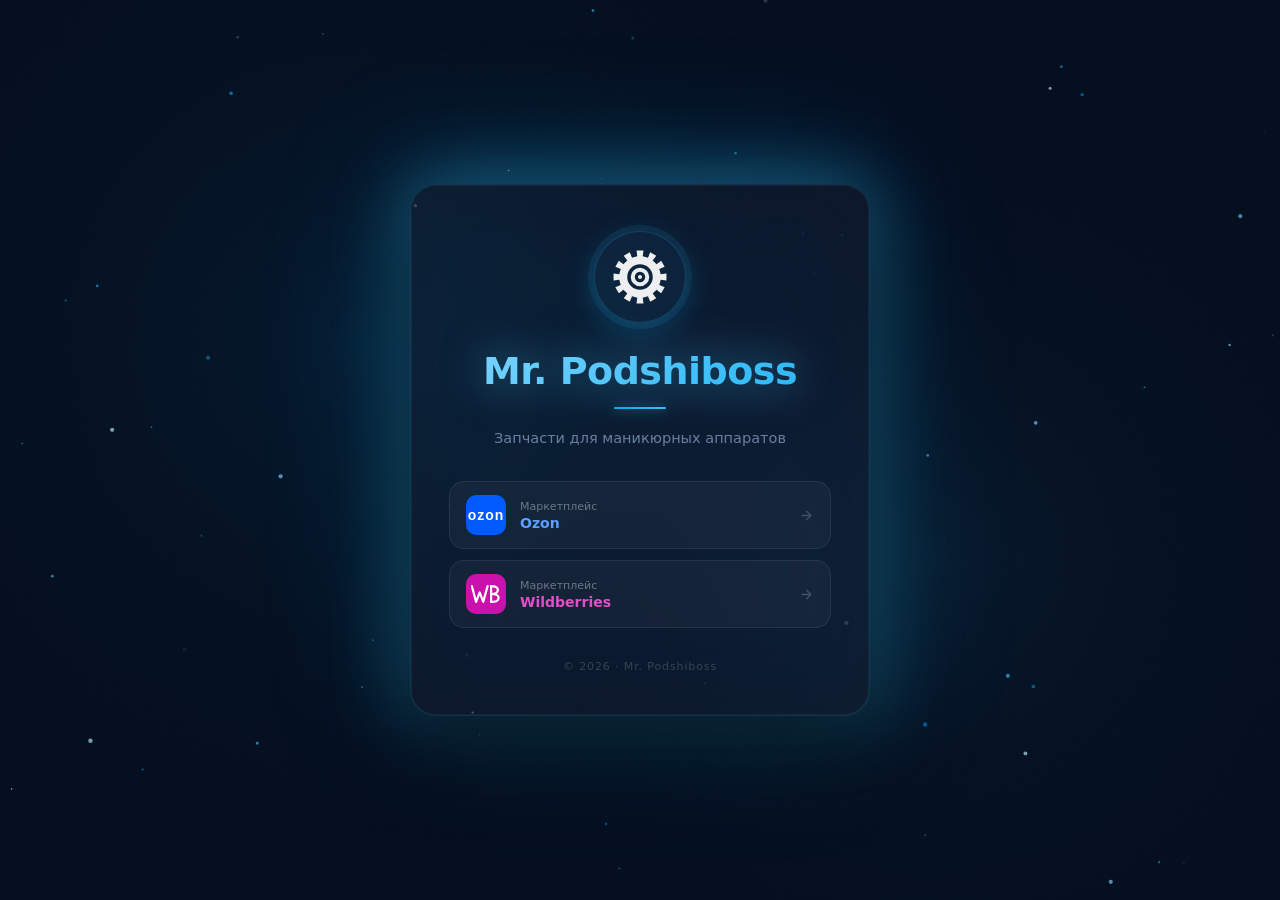
<file: my-first-project/index.html>
<!DOCTYPE html>
<html lang="ru">
<head>
  <meta charset="UTF-8">
  <meta name="viewport" content="width=device-width, initial-scale=1.0">
  <title>Mr. Podshiboss — Запчасти для маникюрных аппаратов</title>
  <style>
    *, *::before, *::after { box-sizing: border-box; margin: 0; padding: 0; }

    :root {
      --a1: #38bdf8;
      --a2: #0ea5e9;
      --a3: #7dd3fc;
      --g1: rgba(56,189,248,.5);
      --g2: rgba(14,165,233,.32);
    }

    html, body {
      min-height: 100%;
      background: #040e1f;
      color: #fff;
      font-family: -apple-system, BlinkMacSystemFont, 'Segoe UI', system-ui, sans-serif;
      overflow-x: hidden;
    }

    /* ── Particle canvas ── */
    #bg { position: fixed; inset: 0; z-index: 0; }

    /* ── Noise grain ── */
    body::before {
      content: '';
      position: fixed; inset: 0; z-index: 1; pointer-events: none;
      background-image: url("data:image/svg+xml,%3Csvg viewBox='0 0 200 200' xmlns='http://www.w3.org/2000/svg'%3E%3Cfilter id='n'%3E%3CfeTurbulence type='fractalNoise' baseFrequency='.85' numOctaves='4' stitchTiles='stitch'/%3E%3C/filter%3E%3Crect width='100%25' height='100%25' filter='url(%23n)' opacity='.045'/%3E%3C/svg%3E");
      background-size: 180px;
      opacity: .45;
    }

    /* ── Page ── */
    .page {
      position: relative; z-index: 2;
      min-height: 100dvh;
      display: flex; align-items: center; justify-content: center;
      padding: 28px 16px;
    }

    /* ── Card ── */
    .card {
      width: min(460px, 100%);
      background: rgba(255,255,255,.04);
      border: 1px solid rgba(56,189,248,.15);
      border-radius: 26px;
      padding: 46px 38px 42px;
      backdrop-filter: blur(36px) saturate(1.3);
      -webkit-backdrop-filter: blur(36px) saturate(1.3);
      box-shadow:
        0 0 0 1px rgba(56,189,248,.08) inset,
        0 32px 80px rgba(0,0,0,.7),
        0 0 70px var(--g1),
        0 0 140px var(--g2);
      animation: rise .8s cubic-bezier(.22,1,.36,1) both;
    }
    @keyframes rise {
      from { opacity: 0; transform: translateY(38px) scale(.97); }
      to   { opacity: 1; transform: translateY(0) scale(1); }
    }

    /* ── Gear logo ── */
    .logo-wrap {
      display: flex; flex-direction: column; align-items: center; gap: 0;
      margin-bottom: 28px;
    }

    .gear-ring {
      width: 92px; height: 92px; border-radius: 50%;
      background: rgba(56,189,248,.06);
      border: 1.5px solid rgba(56,189,248,.2);
      box-shadow:
        0 0 0 6px rgba(56,189,248,.08),
        0 8px 32px rgba(14,165,233,.3);
      display: flex; align-items: center; justify-content: center;
      animation: ringPulse 3s ease-in-out infinite;
    }
    @keyframes ringPulse {
      0%,100% { box-shadow: 0 0 0 6px rgba(56,189,248,.08), 0 8px 32px rgba(14,165,233,.3); }
      50%      { box-shadow: 0 0 0 11px rgba(56,189,248,.13), 0 12px 42px rgba(14,165,233,.42); }
    }

    .gear-anim { animation: gearSpin 18s linear infinite; transform-origin: 50px 50px; }
    @keyframes gearSpin { to { transform: rotate(360deg); } }


    /* ── Main name heading ── */
    .name {
      text-align: center;
      font-size: clamp(26px, 7vw, 38px);
      font-weight: 800;
      letter-spacing: -.5px;
      line-height: 1.1;
      background: linear-gradient(135deg, #7dd3fc, #38bdf8, #0ea5e9, #bae6fd, #0284c7);
      background-size: 300% 300%;
      -webkit-background-clip: text;
      -webkit-text-fill-color: transparent;
      background-clip: text;
      animation: nameGrad 4s ease infinite;
      filter: drop-shadow(0 0 22px rgba(56,189,248,.6));
    }
    @keyframes nameGrad {
      0%   { background-position: 0% 50%; }
      50%  { background-position: 100% 50%; }
      100% { background-position: 0% 50%; }
    }

    /* ── Divider ── */
    .divider {
      margin: 14px auto 18px;
      width: 52px; height: 2px; border-radius: 2px;
      background: linear-gradient(90deg, #0ea5e9, #38bdf8);
      box-shadow: 0 0 12px rgba(56,189,248,.7);
    }

    /* ── Specialization ── */
    .spec-text {
      text-align: center;
      font-size: 14.5px; color: rgba(180,210,255,.55);
      line-height: 1.55;
      margin-bottom: 32px;
    }

    /* ── Marketplace links ── */
    .links { display: flex; flex-direction: column; gap: 11px; }

    .link-item {
      display: flex; align-items: center; gap: 14px;
      padding: 13px 16px;
      border-radius: 15px;
      border: 1px solid rgba(255,255,255,.08);
      background: rgba(255,255,255,.04);
      text-decoration: none;
      color: rgba(255,255,255,.88);
      transition: all .24s cubic-bezier(.22,1,.36,1);
      position: relative; overflow: hidden;
    }
    .link-item::before {
      content: '';
      position: absolute; inset: 0;
      opacity: 0; transition: opacity .24s;
    }
    .link-item.ozon::before { background: linear-gradient(135deg, rgba(0,91,255,.18), rgba(0,91,255,.04)); }
    .link-item.wb::before   { background: linear-gradient(135deg, rgba(203,17,171,.18), rgba(203,17,171,.04)); }

    .link-item:hover { transform: translateX(5px); }
    .link-item.ozon:hover { border-color: rgba(0,91,255,.5);     box-shadow: 0 4px 24px rgba(0,91,255,.22); }
    .link-item.wb:hover   { border-color: rgba(203,17,171,.45); box-shadow: 0 4px 24px rgba(203,17,171,.2); }
    .link-item:hover::before { opacity: 1; }

    .link-icon {
      width: 40px; height: 40px; border-radius: 10px;
      display: flex; align-items: center; justify-content: center;
      flex-shrink: 0; position: relative; z-index: 1;
    }
    .link-icon.ozon { background: #005bff; }
    .link-icon.wb   { background: #cb11ab; }

    .link-body {
      display: flex; flex-direction: column; gap: 2px;
      flex: 1; position: relative; z-index: 1;
    }
    .link-label { font-size: 11px; color: rgba(255,255,255,.38); font-weight: 500; }
    .link-value { font-size: 14px; font-weight: 700; }
    .link-value.ozon-c { color: #5c9fff; }
    .link-value.wb-c   { color: #e050c8; }

    .link-arrow {
      color: rgba(255,255,255,.2); flex-shrink: 0;
      position: relative; z-index: 1;
      transition: color .2s, transform .2s;
    }
    .link-item:hover .link-arrow { color: rgba(255,255,255,.55); transform: translateX(3px); }

    /* ── Footer ── */
    .footer {
      margin-top: 32px; text-align: center;
      font-size: 11px; color: rgba(255,255,255,.18); letter-spacing: .08em;
    }

    @media (max-width: 380px) {
      .card { padding: 34px 22px 34px; }
    }
  </style>
</head>
<body>

<canvas id="bg"></canvas>

<div class="page">
  <div class="card">

    <!-- Gear icon -->
    <div class="logo-wrap">
      <div class="gear-ring">
        <svg id="gear-svg" width="58" height="58" viewBox="0 0 100 100"
             xmlns="http://www.w3.org/2000/svg" fill="none"></svg>
      </div>
    </div>

    <!-- Gradient name -->
    <h1 class="name">Mr. Podshiboss</h1>
    <div class="divider"></div>

    <!-- Spec -->
    <p class="spec-text">Запчасти для маникюрных аппаратов</p>

    <!-- Links -->
    <div class="links">

      <!-- Ozon — real logo -->
      <a class="link-item ozon" href="https://ozon.ru/s/mr-podshiboss" target="_blank" rel="noopener">
        <div class="link-icon ozon">
          <svg width="40" height="16" viewBox="0 0 40 16" xmlns="http://www.w3.org/2000/svg">
            <text x="20" y="13" text-anchor="middle"
              font-family="-apple-system, BlinkMacSystemFont, 'Segoe UI', Arial, sans-serif"
              font-size="14" font-weight="800" fill="white" letter-spacing="1">ozon</text>
          </svg>
        </div>
        <div class="link-body">
          <span class="link-label">Маркетплейс</span>
          <span class="link-value ozon-c">Ozon</span>
        </div>
        <svg class="link-arrow" width="15" height="15" viewBox="0 0 24 24" fill="none"
             stroke="currentColor" stroke-width="2.2" stroke-linecap="round" stroke-linejoin="round">
          <path d="M5 12h14M12 5l7 7-7 7"/>
        </svg>
      </a>

      <!-- Wildberries — real logo -->
      <a class="link-item wb" href="https://www.wildberries.ru/seller/4428915" target="_blank" rel="noopener">
        <div class="link-icon wb">
          <!-- WB monogram: accurate letter shapes -->
          <svg width="30" height="20" viewBox="0 0 76 48" fill="none" xmlns="http://www.w3.org/2000/svg">
            <!-- W -->
            <polyline points="2,4 13,44 22,20 31,44 42,4"
              stroke="white" stroke-width="5.5" stroke-linecap="round" stroke-linejoin="round" fill="none"/>
            <!-- B -->
            <path d="M51 4 L51 44" stroke="white" stroke-width="5.5" stroke-linecap="round"/>
            <path d="M51 4 Q68 4 68 14 Q68 24 51 24" stroke="white" stroke-width="5.5" stroke-linecap="round" stroke-linejoin="round" fill="none"/>
            <path d="M51 24 Q70 24 70 34 Q70 44 51 44" stroke="white" stroke-width="5.5" stroke-linecap="round" stroke-linejoin="round" fill="none"/>
          </svg>
        </div>
        <div class="link-body">
          <span class="link-label">Маркетплейс</span>
          <span class="link-value wb-c">Wildberries</span>
        </div>
        <svg class="link-arrow" width="15" height="15" viewBox="0 0 24 24" fill="none"
             stroke="currentColor" stroke-width="2.2" stroke-linecap="round" stroke-linejoin="round">
          <path d="M5 12h14M12 5l7 7-7 7"/>
        </svg>
      </a>

    </div>

    <p class="footer">© 2026 · Mr. Podshiboss</p>
  </div>
</div>

<script>
/* ── Gear SVG (generated) ── */
(function () {
  const svg = document.getElementById('gear-svg');
  const NS  = 'http://www.w3.org/2000/svg';
  const cx = 50, cy = 50;
  const GEAR_COLOR = 'rgba(255,255,255,0.92)';

  function gearPath(N, Ro, Ri, tipFrac) {
    const pts  = [];
    const step = (2 * Math.PI) / N;
    const halfTip    = step * tipFrac / 2;
    const halfValley = step * (1 - tipFrac) / 2;
    for (let i = 0; i < N; i++) {
      const a  = i * step - Math.PI / 2;
      const pt = (ang, r) => [cx + r * Math.cos(ang), cy + r * Math.sin(ang)];
      pts.push(pt(a - step / 2 + halfValley, Ri));
      pts.push(pt(a - halfTip,               Ro));
      pts.push(pt(a + halfTip,               Ro));
      pts.push(pt(a + step / 2 - halfValley, Ri));
    }
    return 'M ' + pts.map(p => p[0].toFixed(2) + ',' + p[1].toFixed(2)).join(' L ') + ' Z';
  }

  /* Helper: SVG circle path string (for evenodd compound paths) */
  function circlePath(x, y, r) {
    return `M ${x+r},${y} A ${r},${r} 0 1,0 ${x-r},${y} A ${r},${r} 0 1,0 ${x+r},${y} Z`;
  }

  const g = document.createElementNS(NS, 'g');
  g.classList.add('gear-anim');

  /* Layer 1: gear teeth body — uses evenodd so inner circle is transparent */
  const gearBody = document.createElementNS(NS, 'path');
  gearBody.setAttribute('d', gearPath(12, 46, 36, 0.50) + ' ' + circlePath(cx, cy, 22));
  gearBody.setAttribute('fill', GEAR_COLOR);
  gearBody.setAttribute('fill-rule', 'evenodd');
  g.appendChild(gearBody);

  /* Layer 2: hub ring — solid ring with transparent center */
  const hubRing = document.createElementNS(NS, 'path');
  hubRing.setAttribute('d', circlePath(cx, cy, 16) + ' ' + circlePath(cx, cy, 9));
  hubRing.setAttribute('fill', GEAR_COLOR);
  hubRing.setAttribute('fill-rule', 'evenodd');
  g.appendChild(hubRing);

  /* Layer 3: center dot */
  const dot = document.createElementNS(NS, 'circle');
  dot.setAttribute('cx', cx); dot.setAttribute('cy', cy); dot.setAttribute('r', 3.5);
  dot.setAttribute('fill', GEAR_COLOR);
  g.appendChild(dot);

  svg.appendChild(g);
})();

/* ── Particle background ── */
(function () {
  const canvas = document.getElementById('bg');
  const ctx    = canvas.getContext('2d');
  let W, H, particles = [];

  const COLORS = ['#38bdf8','#0ea5e9','#7dd3fc','#0284c7','#bae6fd'];
  const COUNT  = window.innerWidth < 600 ? 38 : 65;

  function resize() { W = canvas.width = innerWidth; H = canvas.height = innerHeight; }

  function rand(a, b) { return a + Math.random() * (b - a); }

  function Particle() {
    this.reset = function () {
      this.x = rand(0, W); this.y = rand(0, H);
      this.r = rand(.7, 2.2);
      this.vx = rand(-.22, .22); this.vy = rand(-.38, -.08);
      this.life = 0; this.maxLife = rand(110, 260);
      this.color = COLORS[Math.floor(Math.random() * COLORS.length)];
    };
    this.reset();
    this.life = Math.random() * this.maxLife;
  }

  function init() { particles = []; for (let i = 0; i < COUNT; i++) particles.push(new Particle()); }

  function draw() {
    ctx.clearRect(0, 0, W, H);

    /* Ambient glows */
    [[ W*.28, H*.38, W*.42, 'rgba(14,165,233,.08)' ],
     [ W*.73, H*.62, W*.36, 'rgba(56,189,248,.06)' ]].forEach(([x,y,r,c]) => {
      const g = ctx.createRadialGradient(x,y,0,x,y,r);
      g.addColorStop(0, c); g.addColorStop(1, 'transparent');
      ctx.fillStyle = g; ctx.fillRect(0,0,W,H);
    });

    particles.forEach(p => {
      p.x += p.vx; p.y += p.vy; p.life++;
      const t = p.life / p.maxLife;
      const a = t < .15 ? t/.15 : t > .8 ? (1-t)/.2 : 1;
      ctx.globalAlpha = a * .65;
      ctx.beginPath(); ctx.arc(p.x, p.y, p.r, 0, Math.PI*2);
      ctx.fillStyle = p.color; ctx.fill();
      if (p.life >= p.maxLife) p.reset();
    });
    ctx.globalAlpha = 1;
    requestAnimationFrame(draw);
  }

  window.addEventListener('resize', () => { resize(); init(); });
  resize(); init(); draw();
})();
</script>
</body>
</html>
</file>
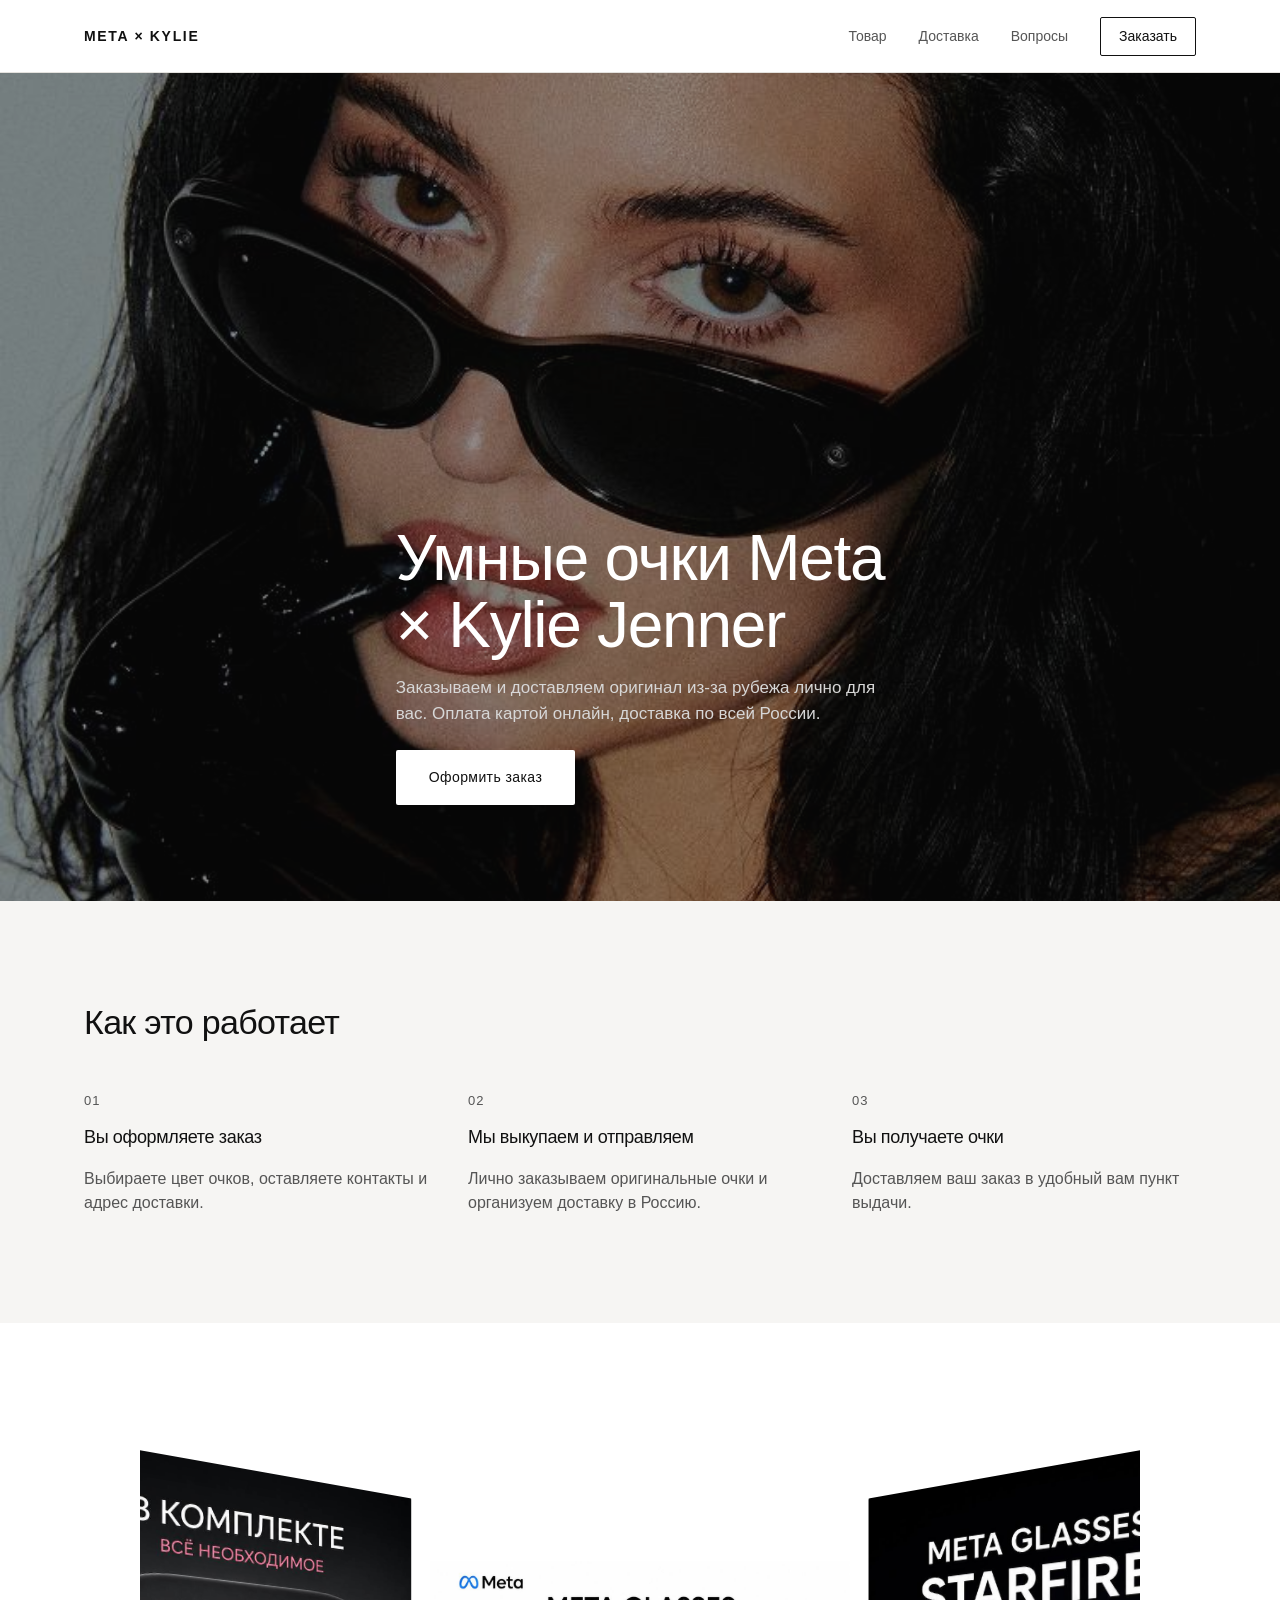
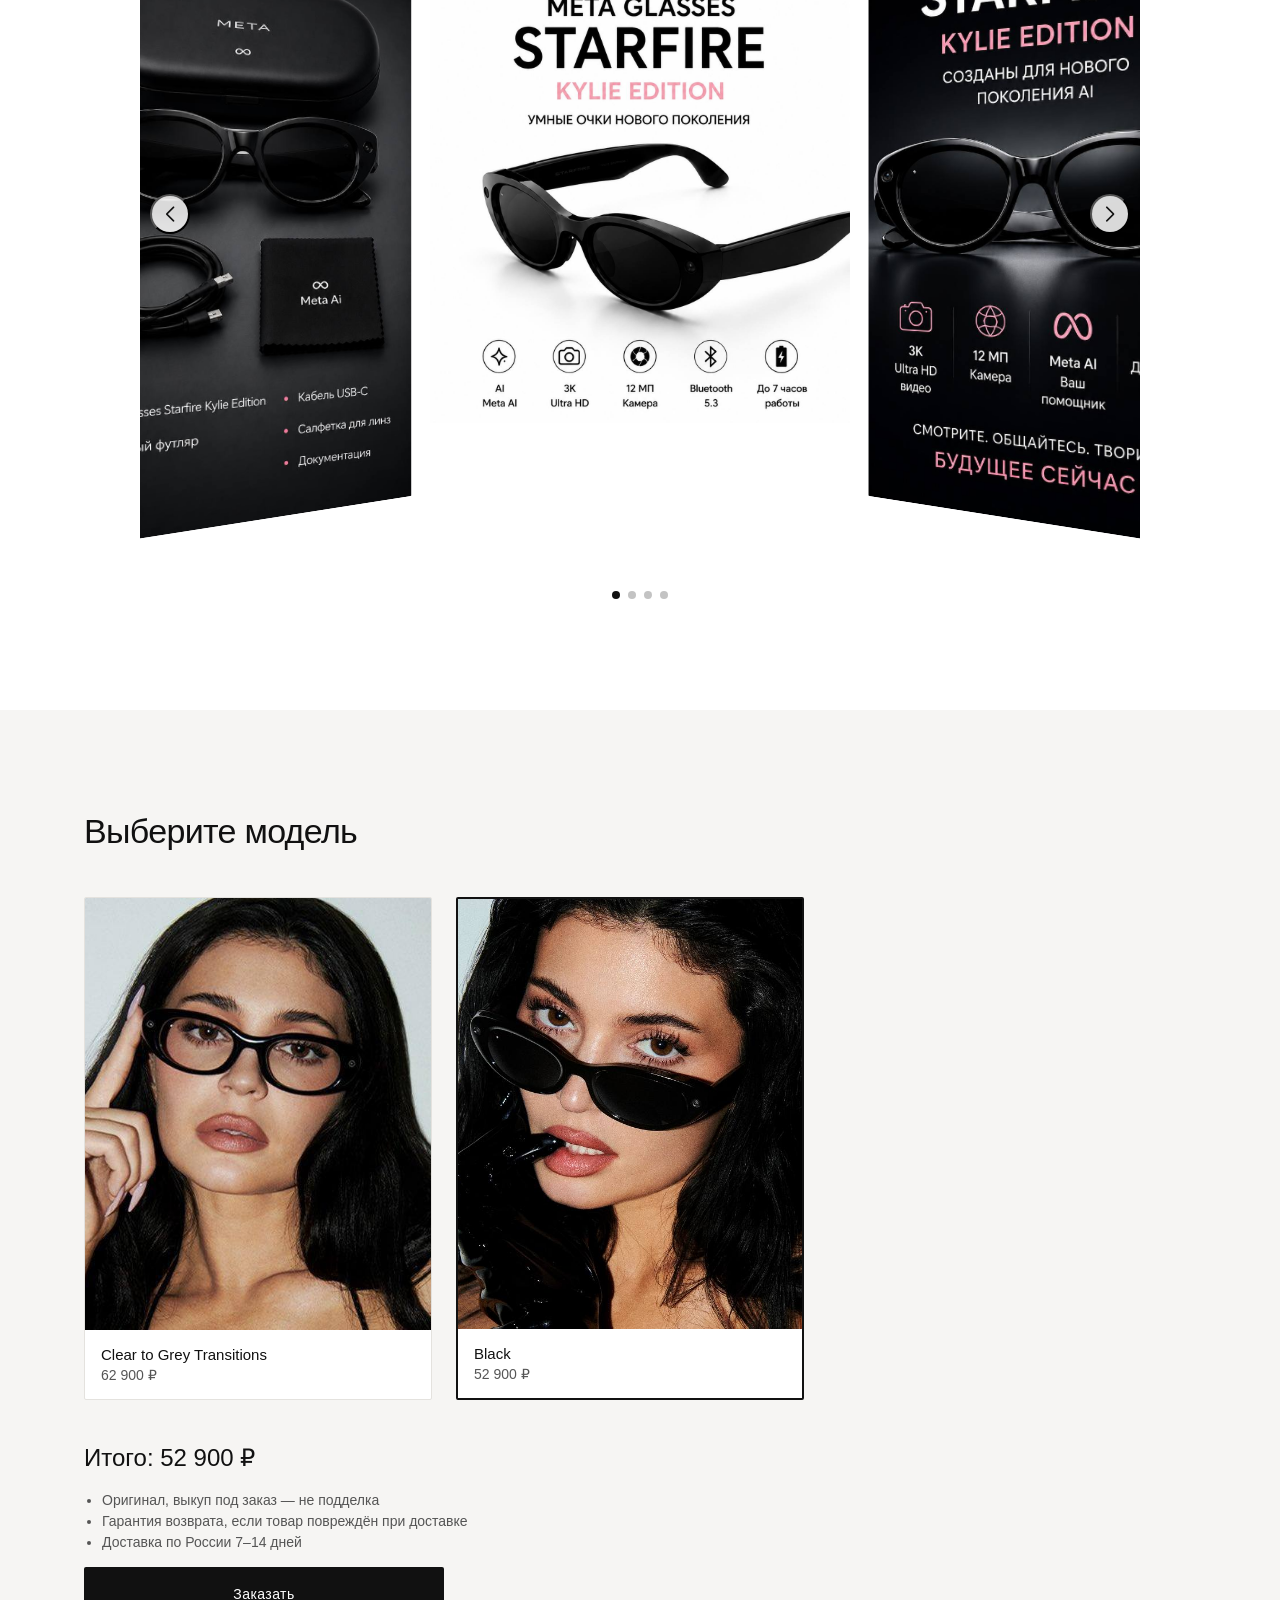
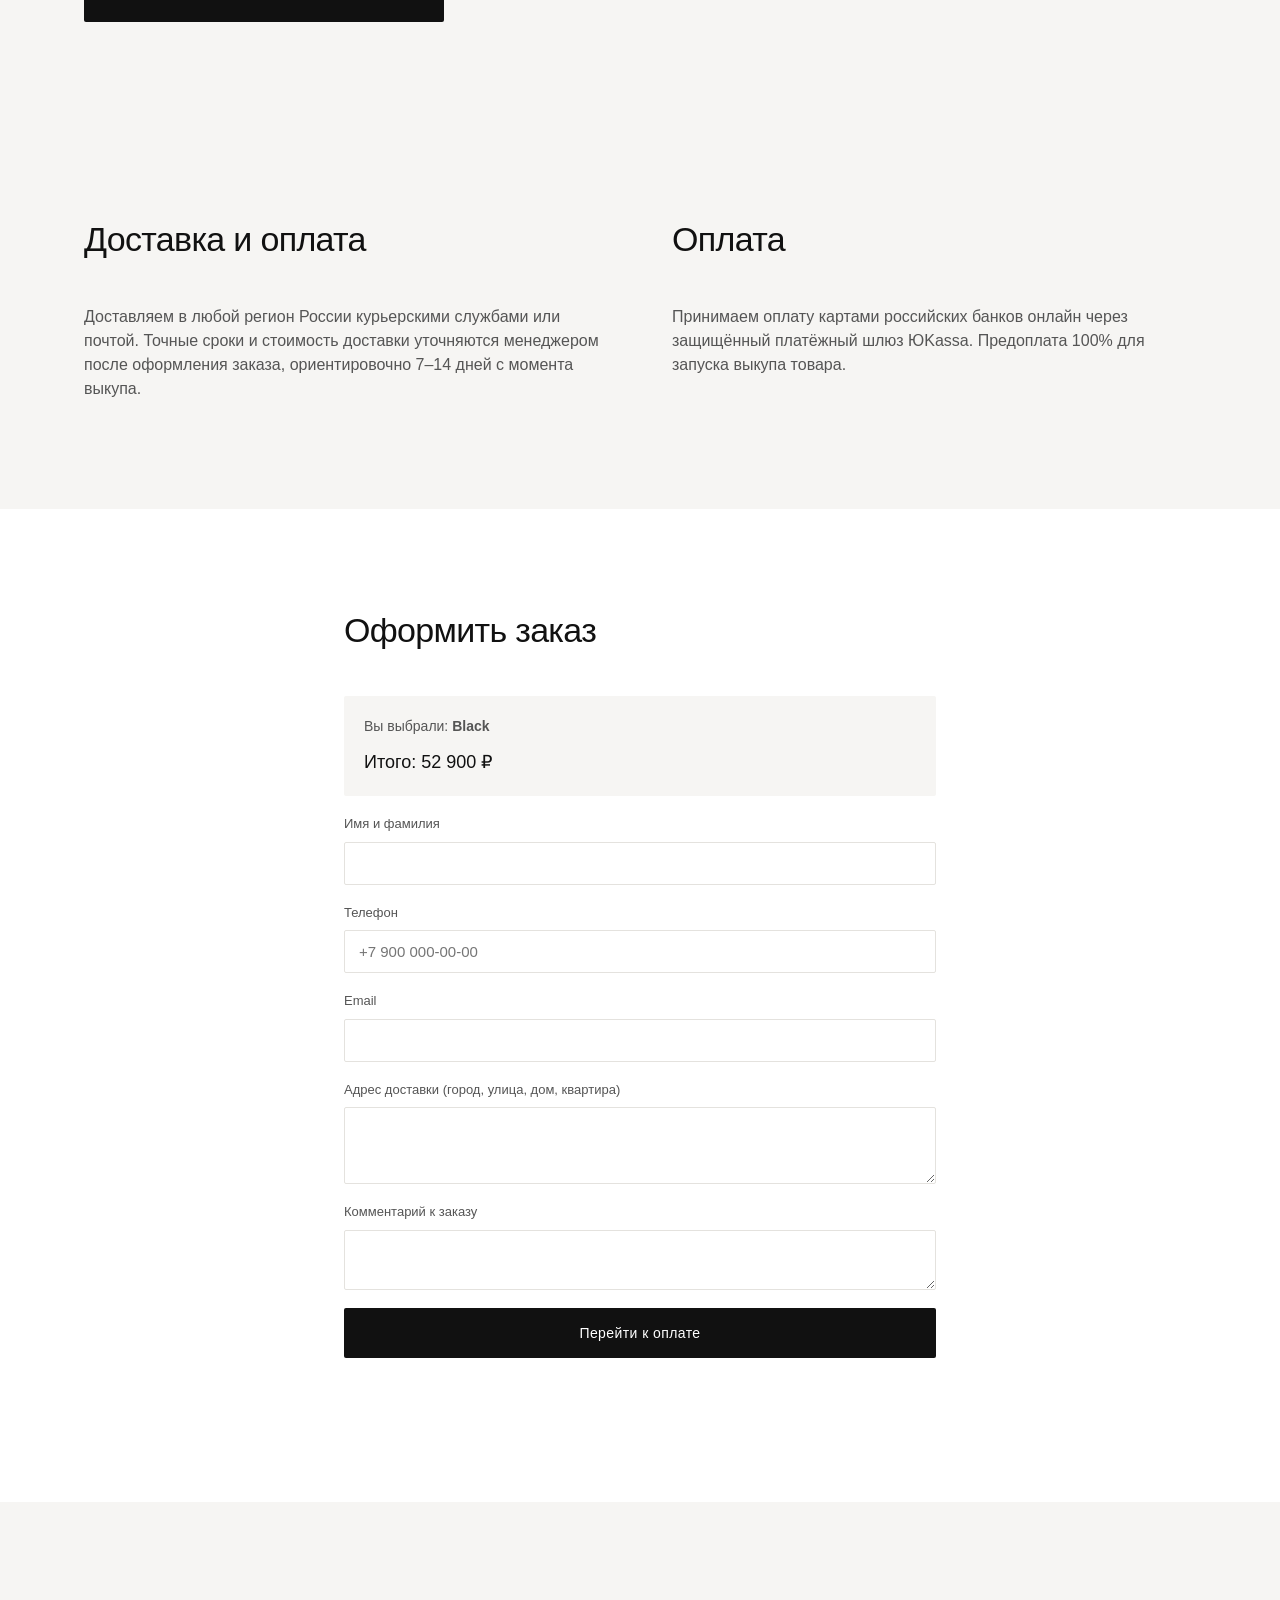
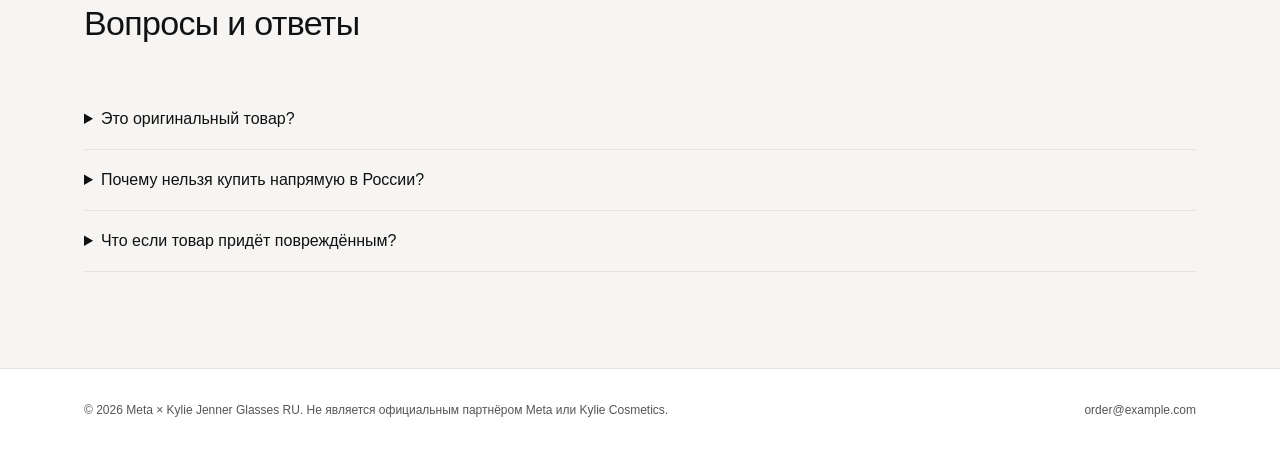
<file: ochko/index.html>
<!DOCTYPE html>
<html lang="ru">
<head>
<meta charset="UTF-8">
<meta name="viewport" content="width=device-width, initial-scale=1.0">
<title>Meta Kylie Jenner Glasses — умные очки в России</title>
<meta name="description" content="Оригинальные умные очки Meta x Kylie Jenner с доставкой по России. Оформите заказ онлайн, оплата картой.">
<link rel="stylesheet" href="https://cdn.jsdelivr.net/npm/swiper@11/swiper-bundle.min.css">
<link rel="stylesheet" href="styles.css">
</head>
<body>

<header class="header">
  <div class="container header__inner">
    <a href="#top" class="logo">META&nbsp;×&nbsp;KYLIE</a>
    <nav class="nav">
      <a href="#product">Товар</a>
      <a href="#delivery">Доставка</a>
      <a href="#faq">Вопросы</a>
      <a href="#order" class="nav__cta">Заказать</a>
    </nav>
  </div>
</header>

<main id="top">

  <section class="hero">
    <div class="hero__media">
      <img src="assets/img/lifestyle-clear.jpg" alt="Kylie Jenner в очках Meta Starfire">
    </div>
    <div class="hero__content container">
      <h1>Умные очки&nbsp;Meta<br>× Kylie Jenner</h1>
      <p class="hero__lead">Заказываем и доставляем оригинал из-за рубежа лично для вас. Оплата картой онлайн, доставка по всей России.</p>
      <a href="#order" class="btn btn--primary">Оформить заказ</a>
    </div>
  </section>

  <section class="section section--muted" id="how">
    <div class="container">
      <h2 class="section__title">Как это работает</h2>
      <div class="steps">
        <div class="step">
          <span class="step__num">01</span>
          <h3>Вы оформляете заказ</h3>
          <p>Выбираете цвет очков, оставляете контакты и адрес доставки.</p>
        </div>
        <div class="step">
          <span class="step__num">02</span>
          <h3>Мы выкупаем и отправляем</h3>
          <p>Лично заказываем оригинальные очки и организуем доставку в Россию.</p>
        </div>
        <div class="step">
          <span class="step__num">03</span>
          <h3>Вы получаете очки</h3>
          <p>Доставляем ваш заказ в удобный вам пункт выдачи.</p>
        </div>
      </div>
    </div>
  </section>

  <section class="section">
    <div class="container">
      <div class="showcase-gallery">
        <div class="swiper gallery-swiper" id="gallerySwiper">
          <div class="swiper-wrapper">
            <div class="swiper-slide swiper-slide--white"><img src="assets/img/specs-white.jpg" alt="Meta Starfire Kylie Edition"></div>
            <div class="swiper-slide"><img src="assets/img/specs-dark.jpg" alt="Meta Starfire Kylie Edition"></div>
            <div class="swiper-slide"><img src="assets/img/editorial-black-text.jpg" alt="Meta Starfire Kylie Edition"></div>
            <div class="swiper-slide"><img src="assets/img/whats-in-box.jpg" alt="Meta Starfire Kylie Edition"></div>
          </div>
          <div class="swiper-pagination"></div>
          <button type="button" class="swiper-button-prev" aria-label="Предыдущее фото"></button>
          <button type="button" class="swiper-button-next" aria-label="Следующее фото"></button>
        </div>
      </div>
    </div>
  </section>

  <section class="section section--muted" id="product">
    <div class="container">
      <h2 class="section__title">Выберите модель</h2>

      <div class="variant-grid" id="colorOptions">
        <button type="button" class="variant-card" data-color="clear" data-price="62900">
          <img src="assets/img/lifestyle-black.jpg" alt="Meta Starfire Kylie Edition — Clear to Grey Transitions">
          <span class="variant-card__name">Clear to Grey Transitions</span>
          <span class="variant-card__price">62 900 ₽</span>
        </button>
        <button type="button" class="variant-card variant-card--active" data-color="black" data-price="52900">
          <img src="assets/img/lifestyle-clear.jpg" alt="Meta Starfire Kylie Edition — Black">
          <span class="variant-card__name">Black</span>
          <span class="variant-card__price">52 900 ₽</span>
        </button>
      </div>

      <p class="product__price" id="productPrice">Итого: 52 900 ₽</p>

      <ul class="product__facts">
        <li>Оригинал, выкуп под заказ — не подделка</li>
        <li>Гарантия возврата, если товар повреждён при доставке</li>
        <li>Доставка по России 7–14 дней</li>
      </ul>

      <a href="#order" class="btn btn--primary btn--wide order-cta">Заказать</a>
    </div>
  </section>

  <section class="section section--muted" id="delivery">
    <div class="container two-col">
      <div>
        <h2 class="section__title">Доставка и оплата</h2>
        <p>Доставляем в любой регион России курьерскими службами или почтой. Точные сроки и стоимость доставки уточняются менеджером после оформления заказа, ориентировочно 7–14 дней с момента выкупа.</p>
      </div>
      <div>
        <h2 class="section__title">Оплата</h2>
        <p>Принимаем оплату картами российских банков онлайн через защищённый платёжный шлюз ЮKassa. Предоплата 100% для запуска выкупа товара.</p>
      </div>
    </div>
  </section>

  <section class="section" id="order">
    <div class="container order">
      <h2 class="section__title">Оформить заказ</h2>
      <form id="orderForm" class="order-form">
        <div class="order-form__summary">
          <p>Вы выбрали: <strong id="summaryColor">Black</strong></p>
          <p class="order-form__total">Итого: <span id="summaryTotal">52 900 ₽</span></p>
        </div>

        <label>
          Имя и фамилия
          <input type="text" name="name" required autocomplete="name">
        </label>
        <label>
          Телефон
          <input type="tel" name="phone" required autocomplete="tel" placeholder="+7 900 000-00-00">
        </label>
        <label>
          Email
          <input type="email" name="email" required autocomplete="email">
        </label>
        <label>
          Адрес доставки (город, улица, дом, квартира)
          <textarea name="address" required rows="3"></textarea>
        </label>
        <label>
          Комментарий к заказу
          <textarea name="comment" rows="2"></textarea>
        </label>

        <input type="hidden" name="color" id="inputColor" value="black">
        <input type="hidden" name="total" id="inputTotal" value="52900">

        <button type="submit" class="btn btn--primary btn--wide" id="submitBtn">Перейти к оплате</button>
        <p class="order-form__note" id="formStatus" role="status"></p>
      </form>
    </div>
  </section>

  <section class="section section--muted" id="faq">
    <div class="container">
      <h2 class="section__title">Вопросы и ответы</h2>
      <details class="faq-item">
        <summary>Это оригинальный товар?</summary>
        <p>Да, мы лично выкупаем очки у авторизованных продавцов, подделок не поставляем.</p>
      </details>
      <details class="faq-item">
        <summary>Почему нельзя купить напрямую в России?</summary>
        <p>Официальных поставок Meta AI Glasses в Россию нет, поэтому мы организуем личный выкуп и доставку.</p>
      </details>
      <details class="faq-item">
        <summary>Что если товар придёт повреждённым?</summary>
        <p>Мы возвращаем деньги или организуем замену — свяжитесь с нами сразу после получения.</p>
      </details>
    </div>
  </section>

</main>

<footer class="footer">
  <div class="container footer__inner">
    <p>© 2026 Meta × Kylie Jenner Glasses RU. Не является официальным партнёром Meta или Kylie Cosmetics.</p>
    <p><a href="mailto:order@example.com">order@example.com</a></p>
  </div>
</footer>

<script src="https://cdn.jsdelivr.net/npm/swiper@11/swiper-bundle.min.js"></script>
<script src="script.js"></script>
</body>
</html>
</file>
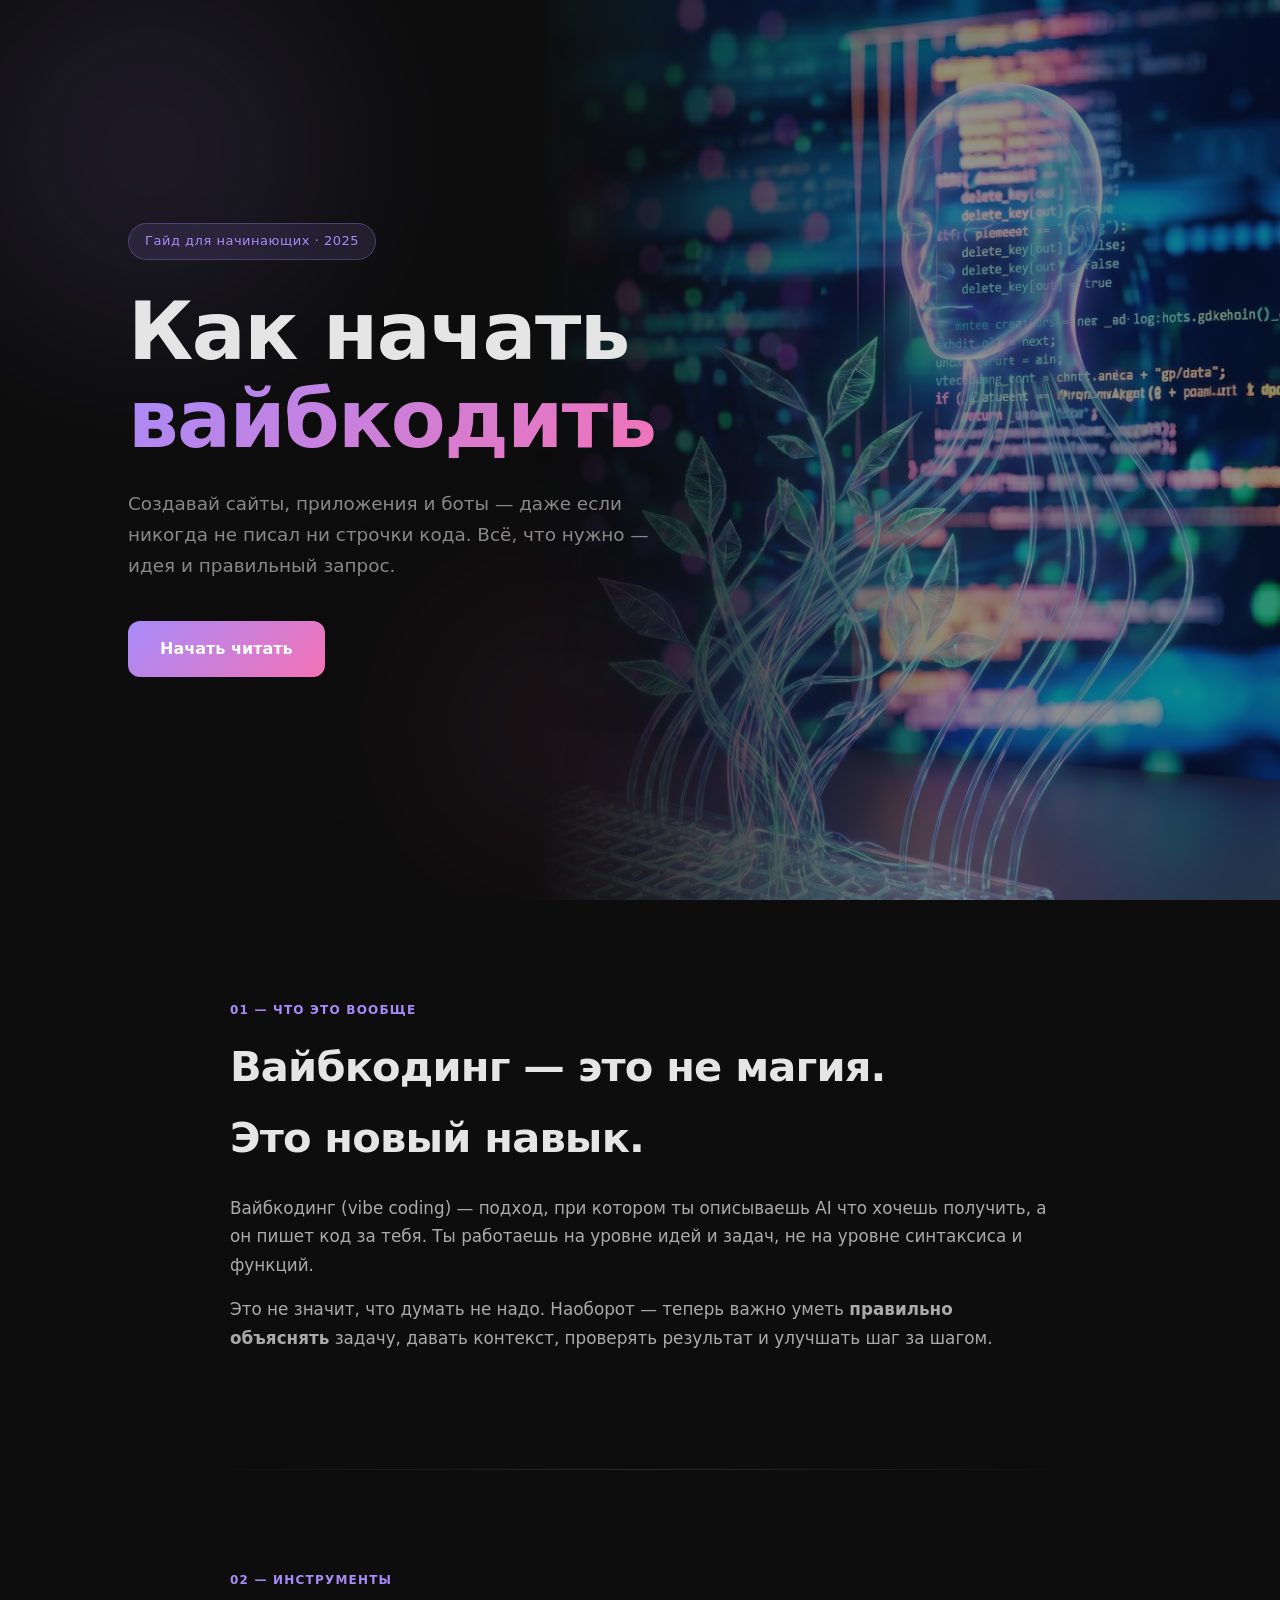
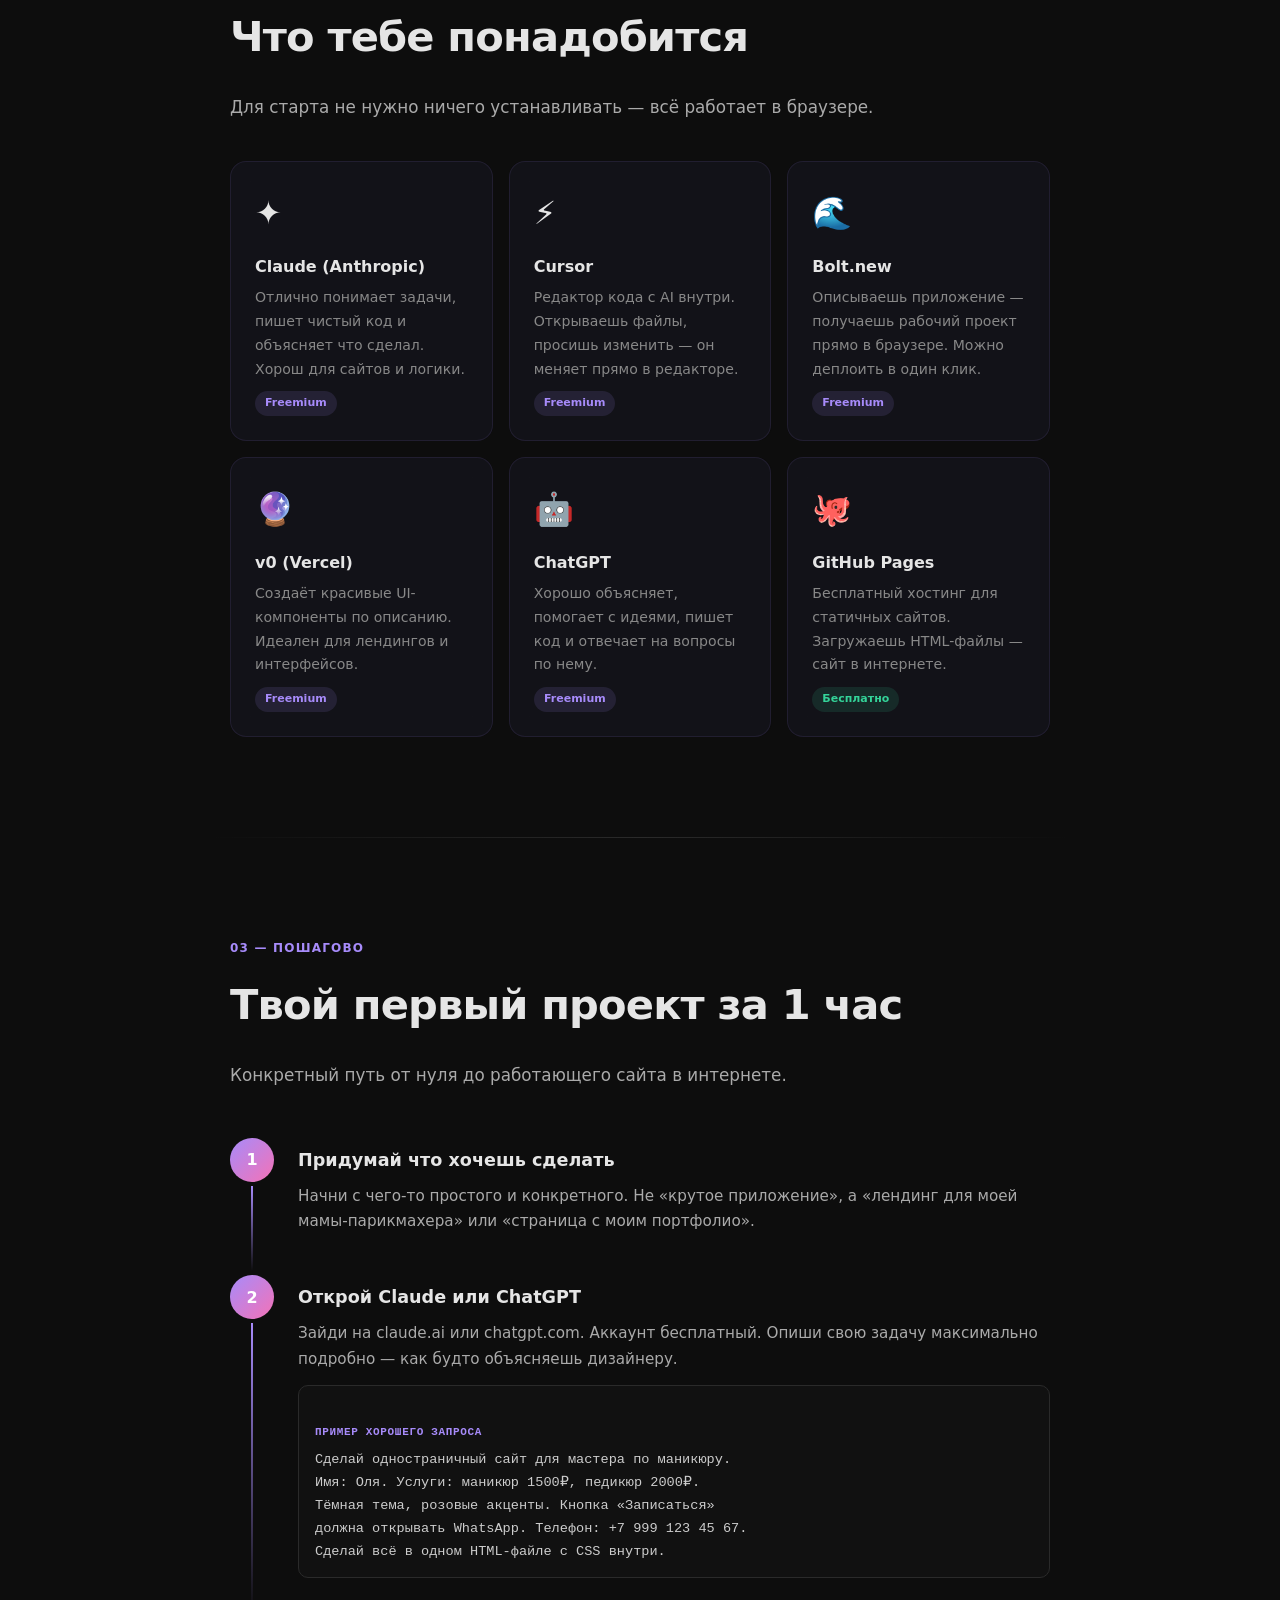
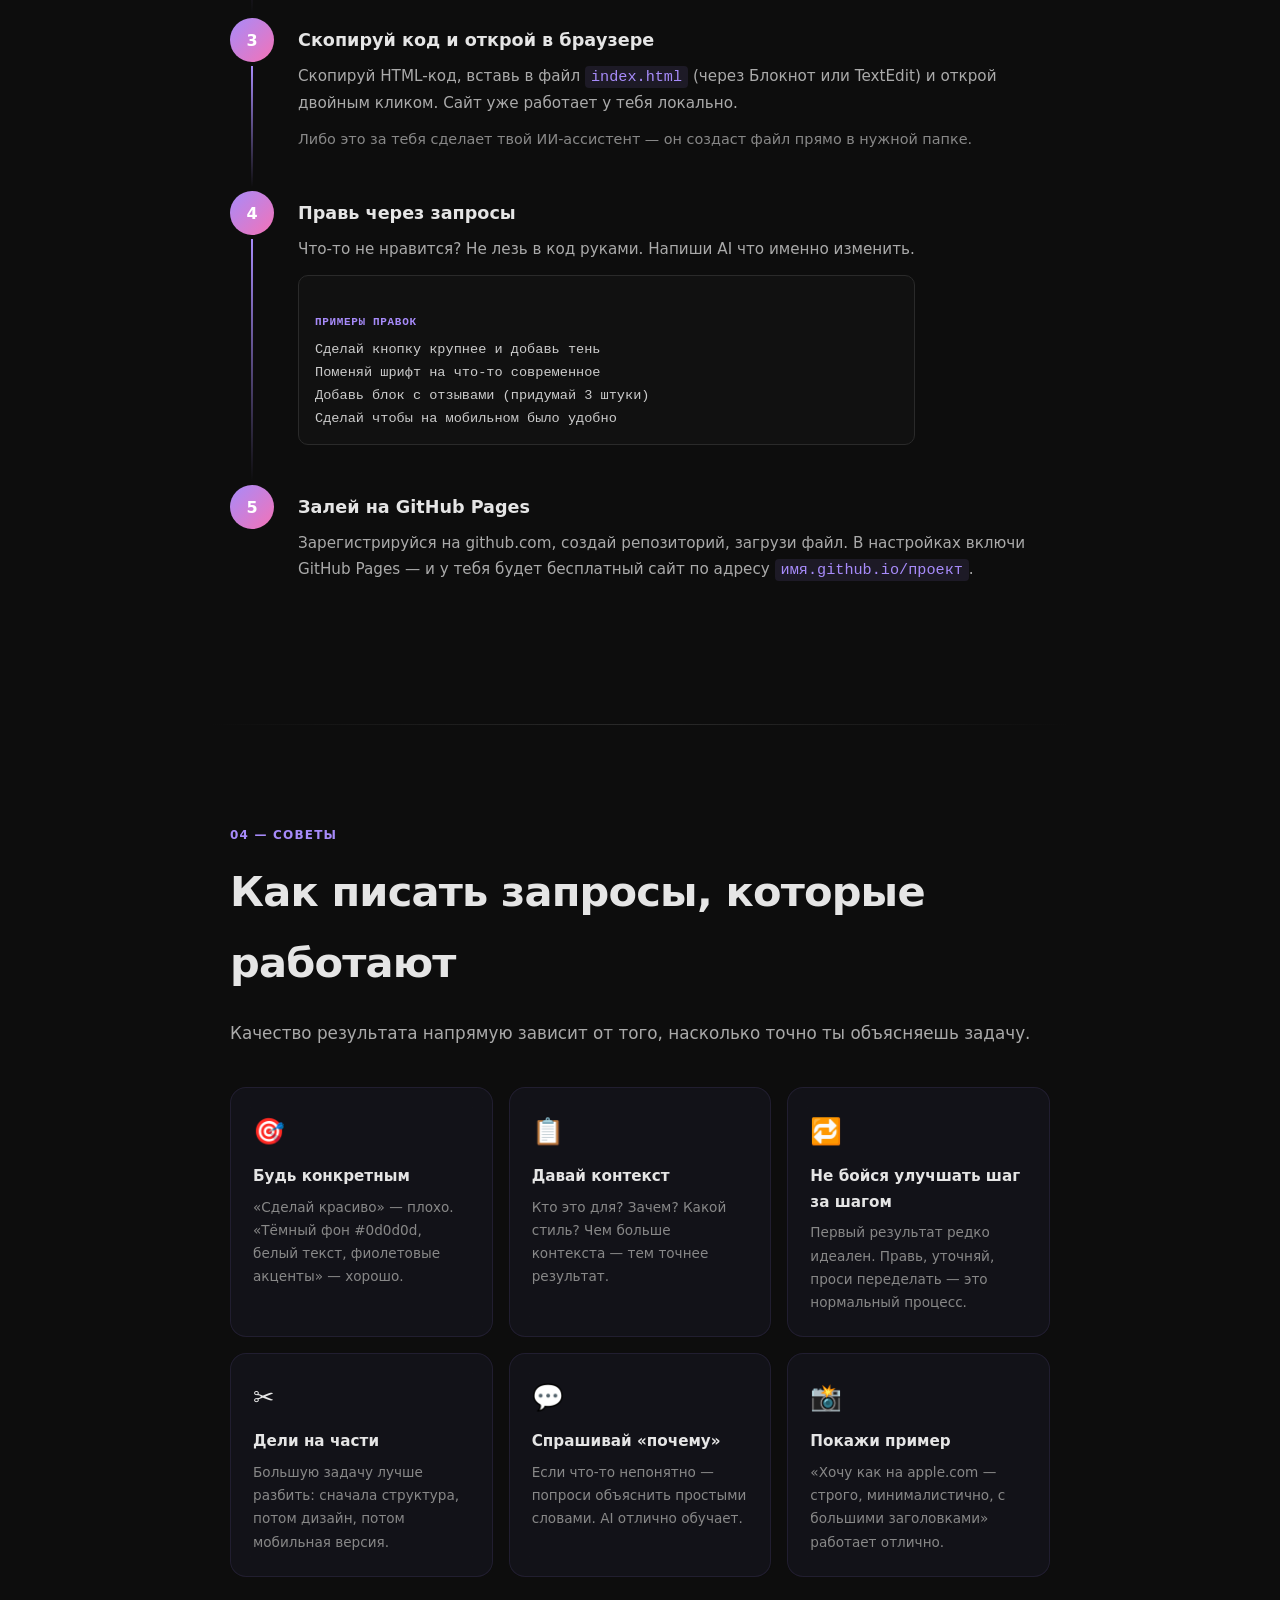
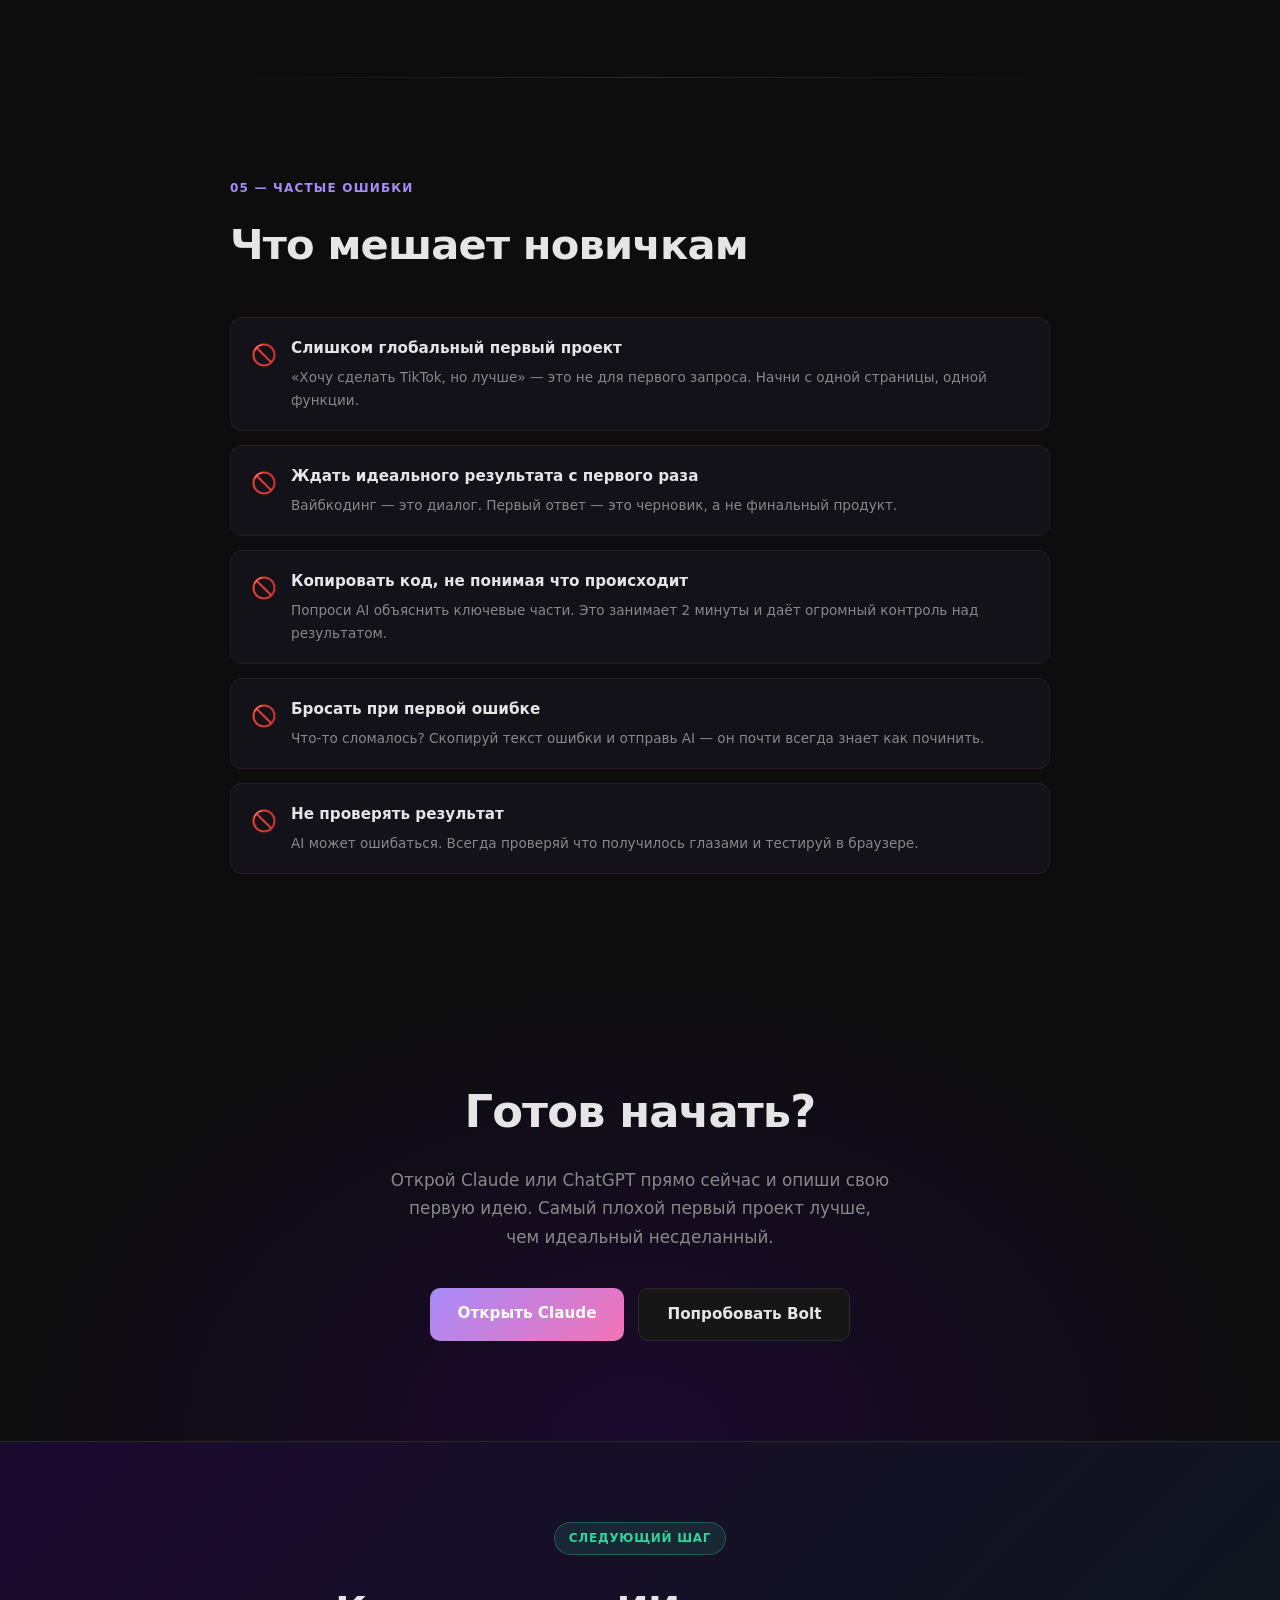
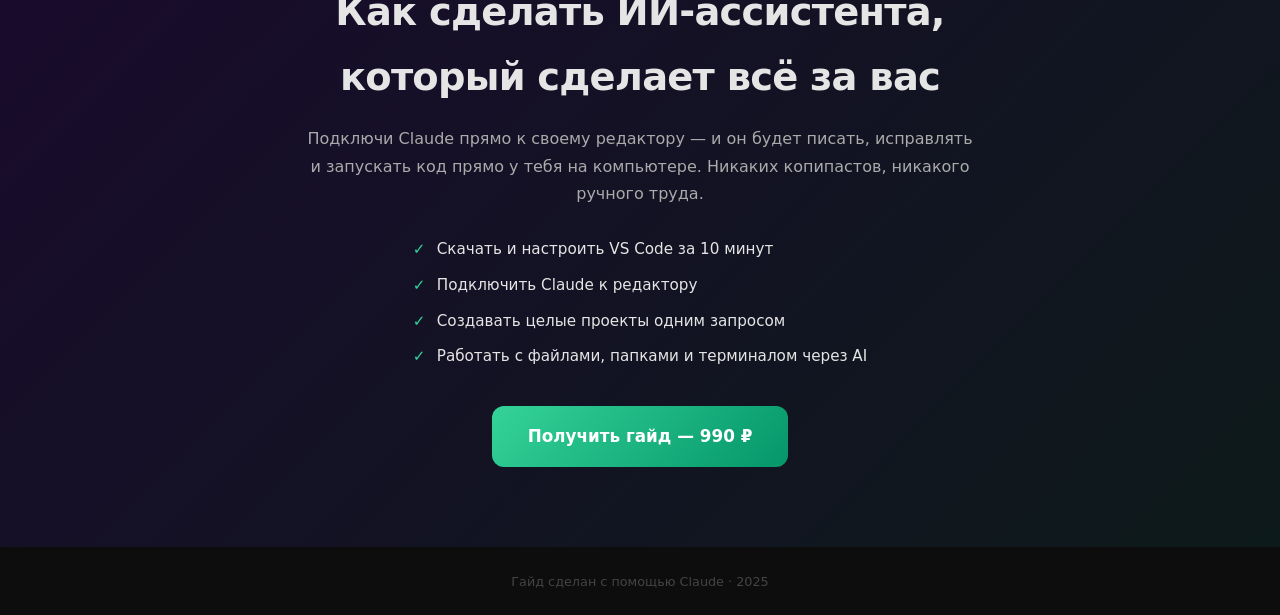
<file: vibecodezero/index.html>
<!DOCTYPE html>
<html lang="ru">
<head>
  <meta charset="UTF-8" />
  <meta name="viewport" content="width=device-width, initial-scale=1.0" />
  <title>Как начать вайбкодить</title>
  <style>
    * {
      margin: 0;
      padding: 0;
      box-sizing: border-box;
    }

    :root {
      --bg: #0d0d0d;
      --card: #161616;
      --border: #2a2a2a;
      --accent: #a78bfa;
      --accent2: #f472b6;
      --accent3: #34d399;
      --text: #e5e5e5;
      --muted: #888;
    }

    body {
      background: var(--bg);
      color: var(--text);
      font-family: 'Segoe UI', system-ui, -apple-system, sans-serif;
      line-height: 1.7;
    }

    /* HERO */
    .hero {
      min-height: 100vh;
      display: flex;
      align-items: center;
      justify-content: flex-start;
      padding: 80px 8% 80px 10%;
      position: relative;
      overflow: hidden;
      background: #0d0d0d;
    }

    .hero-bg {
      position: absolute;
      right: 0;
      top: 0;
      height: 100%;
      width: 58%;
      object-fit: cover;
      object-position: center top;
      opacity: 0.55;
      -webkit-mask-image: linear-gradient(to right, transparent 0%, rgba(0,0,0,0.5) 25%, black 55%);
      mask-image: linear-gradient(to right, transparent 0%, rgba(0,0,0,0.5) 25%, black 55%);
      pointer-events: none;
    }

    .hero-orb {
      position: absolute;
      border-radius: 50%;
      filter: blur(90px);
      pointer-events: none;
    }
    .hero-orb-1 {
      width: 500px; height: 500px;
      background: radial-gradient(circle, rgba(167,139,250,0.18) 0%, transparent 70%);
      top: -100px; left: -100px;
      animation: orb-drift 12s ease-in-out infinite;
    }
    .hero-orb-2 {
      width: 350px; height: 350px;
      background: radial-gradient(circle, rgba(244,114,182,0.12) 0%, transparent 70%);
      bottom: 0; left: 30%;
      animation: orb-drift 16s ease-in-out infinite reverse;
    }

    @keyframes orb-drift {
      0%, 100% { transform: translate(0, 0); }
      33% { transform: translate(30px, -20px); }
      66% { transform: translate(-20px, 30px); }
    }

    .hero-text {
      position: relative;
      z-index: 2;
      max-width: 540px;
      text-align: left;
    }

    @media (max-width: 860px) {
      .hero { padding: 100px 24px 80px; justify-content: center; }
      .hero-text { text-align: center; max-width: 100%; }
      .hero-bg { width: 100%; opacity: 0.18;
        -webkit-mask-image: none; mask-image: none; }
    }

    .badge {
      display: inline-block;
      background: rgba(167, 139, 250, 0.12);
      border: 1px solid rgba(167, 139, 250, 0.3);
      color: var(--accent);
      font-size: 13px;
      padding: 6px 16px;
      border-radius: 999px;
      margin-bottom: 28px;
      letter-spacing: 0.04em;
    }

    .hero h1 {
      font-size: clamp(2.4rem, 7vw, 5rem);
      font-weight: 800;
      line-height: 1.1;
      margin-bottom: 24px;
      letter-spacing: -0.02em;
    }

    .hero h1 span {
      background: linear-gradient(135deg, var(--accent), var(--accent2));
      -webkit-background-clip: text;
      -webkit-text-fill-color: transparent;
      background-clip: text;
    }

    .hero p {
      font-size: 1.15rem;
      color: var(--muted);
      max-width: 560px;
      margin-bottom: 40px;
    }

    .hero-cta {
      display: inline-block;
      background: linear-gradient(135deg, var(--accent), var(--accent2));
      color: #fff;
      font-size: 1rem;
      font-weight: 600;
      padding: 14px 32px;
      border-radius: 12px;
      text-decoration: none;
      transition: opacity 0.2s;
    }

    .hero-cta:hover { opacity: 0.85; }

    /* WHAT IS */
    .section {
      padding: 100px 20px;
      max-width: 860px;
      margin: 0 auto;
    }

    .section-label {
      font-size: 12px;
      font-weight: 600;
      letter-spacing: 0.1em;
      text-transform: uppercase;
      color: var(--accent);
      margin-bottom: 12px;
    }

    .section h2 {
      font-size: clamp(1.8rem, 4vw, 2.6rem);
      font-weight: 700;
      margin-bottom: 20px;
      letter-spacing: -0.02em;
    }

    .section p {
      color: #aaa;
      font-size: 1.05rem;
      margin-bottom: 16px;
    }

    .quote {
      border-left: 3px solid var(--accent);
      padding: 16px 24px;
      background: rgba(167, 139, 250, 0.06);
      border-radius: 0 12px 12px 0;
      margin: 32px 0;
      font-style: italic;
      color: #ccc;
      font-size: 1.05rem;
    }

    .quote cite {
      display: block;
      margin-top: 8px;
      font-style: normal;
      font-size: 0.85rem;
      color: var(--muted);
    }

    /* TOOLS GRID */
    .tools-grid {
      display: grid;
      grid-template-columns: repeat(auto-fit, minmax(240px, 1fr));
      gap: 16px;
      margin-top: 40px;
    }

    .tool-card {
      background: rgba(22, 22, 30, 0.7);
      backdrop-filter: blur(12px);
      -webkit-backdrop-filter: blur(12px);
      border: 1px solid rgba(167,139,250,0.1);
      border-radius: 16px;
      padding: 24px;
      transition: border-color 0.25s, transform 0.25s, box-shadow 0.25s;
    }

    .tool-card:hover {
      border-color: rgba(167,139,250,0.4);
      transform: translateY(-4px);
      box-shadow: 0 0 30px rgba(167,139,250,0.1);
    }

    .tool-icon {
      font-size: 2rem;
      margin-bottom: 12px;
    }

    .tool-card h3 {
      font-size: 1rem;
      font-weight: 700;
      margin-bottom: 6px;
    }

    .tool-card p {
      font-size: 0.88rem;
      color: var(--muted);
      margin: 0;
    }

    .tag {
      display: inline-block;
      font-size: 11px;
      padding: 3px 10px;
      border-radius: 999px;
      margin-top: 10px;
      font-weight: 600;
    }

    .tag-free { background: rgba(52, 211, 153, 0.12); color: var(--accent3); }
    .tag-paid { background: rgba(244, 114, 182, 0.12); color: var(--accent2); }
    .tag-freemium { background: rgba(167, 139, 250, 0.12); color: var(--accent); }

    /* STEPS */
    .steps {
      margin-top: 48px;
      display: flex;
      flex-direction: column;
      gap: 0;
    }

    .step {
      display: flex;
      gap: 24px;
      position: relative;
    }

    .step-left {
      display: flex;
      flex-direction: column;
      align-items: center;
      flex-shrink: 0;
    }

    .step-num {
      width: 44px;
      height: 44px;
      border-radius: 50%;
      background: linear-gradient(135deg, var(--accent), var(--accent2));
      display: flex;
      align-items: center;
      justify-content: center;
      font-weight: 800;
      font-size: 1rem;
      color: white;
      flex-shrink: 0;
    }

    .step-line {
      width: 2px;
      flex: 1;
      background: linear-gradient(to bottom, var(--accent), transparent);
      min-height: 40px;
      margin: 4px 0;
    }

    .step:last-child .step-line { display: none; }

    .step-body {
      padding-bottom: 40px;
      padding-top: 8px;
    }

    .step-body h3 {
      font-size: 1.1rem;
      font-weight: 700;
      margin-bottom: 8px;
    }

    .step-body p {
      color: #aaa;
      font-size: 0.95rem;
      margin: 0;
    }

    .step-body .example {
      margin-top: 12px;
      background: #111;
      border: 1px solid var(--border);
      border-radius: 10px;
      padding: 14px 16px;
      font-family: 'Courier New', monospace;
      font-size: 0.85rem;
      color: #ccc;
      white-space: pre-wrap;
    }

    .example-label {
      font-size: 11px;
      font-weight: 600;
      color: var(--accent);
      text-transform: uppercase;
      letter-spacing: 0.06em;
      margin-bottom: 6px;
      font-family: inherit;
    }

    /* TIPS */
    .tips-grid {
      display: grid;
      grid-template-columns: repeat(auto-fit, minmax(260px, 1fr));
      gap: 16px;
      margin-top: 40px;
    }

    .tip-card {
      background: rgba(22, 22, 30, 0.7);
      backdrop-filter: blur(12px);
      -webkit-backdrop-filter: blur(12px);
      border: 1px solid rgba(167,139,250,0.1);
      border-radius: 16px;
      padding: 22px;
      transition: border-color 0.25s, box-shadow 0.25s;
    }

    .tip-card:hover {
      border-color: rgba(167,139,250,0.35);
      box-shadow: 0 0 24px rgba(167,139,250,0.08);
    }

    .tip-card .emoji {
      font-size: 1.6rem;
      margin-bottom: 10px;
    }

    .tip-card h3 {
      font-size: 0.95rem;
      font-weight: 700;
      margin-bottom: 6px;
    }

    .tip-card p {
      font-size: 0.85rem;
      color: var(--muted);
      margin: 0;
    }

    /* MISTAKES */
    .mistake-list {
      margin-top: 36px;
      display: flex;
      flex-direction: column;
      gap: 14px;
    }

    .mistake-item {
      display: flex;
      gap: 14px;
      align-items: flex-start;
      background: rgba(22, 22, 30, 0.7);
      backdrop-filter: blur(12px);
      -webkit-backdrop-filter: blur(12px);
      border: 1px solid rgba(244,114,182,0.08);
      border-radius: 12px;
      padding: 18px 20px;
      transition: border-color 0.2s;
    }

    .mistake-item:hover {
      border-color: rgba(244,114,182,0.25);
    }

    .mistake-icon {
      font-size: 1.3rem;
      flex-shrink: 0;
      margin-top: 2px;
    }

    .mistake-item strong {
      display: block;
      font-size: 0.95rem;
      margin-bottom: 4px;
    }

    .mistake-item p {
      font-size: 0.85rem;
      color: var(--muted);
      margin: 0;
    }

    /* DIVIDER */
    .divider {
      width: 100%;
      height: 1px;
      background: linear-gradient(to right, transparent, var(--border), transparent);
      margin: 0 auto;
      max-width: 860px;
    }

    /* CTA FOOTER */
    .cta-footer {
      text-align: center;
      padding: 100px 20px;
      background: radial-gradient(ellipse at 50% 100%, #1a0a2e 0%, #0d0d0d 70%);
    }

    .cta-footer h2 {
      font-size: clamp(1.8rem, 4vw, 2.8rem);
      font-weight: 800;
      margin-bottom: 16px;
      letter-spacing: -0.02em;
    }

    .cta-footer p {
      color: var(--muted);
      font-size: 1.05rem;
      margin-bottom: 36px;
      max-width: 500px;
      margin-left: auto;
      margin-right: auto;
    }

    .cta-buttons {
      display: flex;
      gap: 14px;
      justify-content: center;
      flex-wrap: wrap;
    }

    .btn-primary {
      background: linear-gradient(135deg, var(--accent), var(--accent2));
      color: white;
      font-weight: 600;
      padding: 13px 28px;
      border-radius: 10px;
      text-decoration: none;
      font-size: 0.95rem;
      transition: opacity 0.2s;
    }

    .btn-secondary {
      background: var(--card);
      color: var(--text);
      font-weight: 600;
      padding: 13px 28px;
      border-radius: 10px;
      text-decoration: none;
      font-size: 0.95rem;
      border: 1px solid var(--border);
      transition: border-color 0.2s;
    }

    .btn-primary:hover { opacity: 0.85; }
    .btn-secondary:hover { border-color: var(--accent); }

    footer {
      text-align: center;
      padding: 24px;
      font-size: 0.8rem;
      color: #444;
    }

    /* PAID SECTION */
    .paid-section {
      padding: 80px 20px;
      background: linear-gradient(135deg, #1a0a2e 0%, #0d1a1a 100%);
      border-top: 1px solid var(--border);
    }

    .paid-inner {
      max-width: 680px;
      margin: 0 auto;
      text-align: center;
    }

    .paid-badge {
      display: inline-block;
      background: rgba(52, 211, 153, 0.12);
      border: 1px solid rgba(52, 211, 153, 0.3);
      color: var(--accent3);
      font-size: 12px;
      font-weight: 600;
      padding: 5px 14px;
      border-radius: 999px;
      margin-bottom: 24px;
      letter-spacing: 0.06em;
      text-transform: uppercase;
    }

    .paid-section h2 {
      font-size: clamp(1.6rem, 4vw, 2.4rem);
      font-weight: 800;
      margin-bottom: 16px;
      letter-spacing: -0.02em;
    }

    .paid-section p {
      color: #aaa;
      font-size: 1rem;
      margin-bottom: 28px;
    }

    .paid-list {
      list-style: none;
      display: inline-flex;
      flex-direction: column;
      align-items: flex-start;
      gap: 10px;
      margin-bottom: 36px;
      text-align: left;
    }

    .paid-list li {
      font-size: 0.95rem;
      color: var(--text);
      padding-left: 24px;
      position: relative;
    }

    .paid-list li::before {
      content: '✓';
      position: absolute;
      left: 0;
      color: var(--accent3);
      font-weight: 700;
    }

    .paid-btn {
      display: inline-block;
      background: linear-gradient(135deg, var(--accent3), #059669);
      color: #fff;
      font-size: 1.05rem;
      font-weight: 700;
      padding: 16px 36px;
      border-radius: 12px;
      text-decoration: none;
      transition: opacity 0.2s, transform 0.2s;
    }

    .paid-btn:hover { opacity: 0.9; transform: translateY(-2px); }

    @media (max-width: 600px) {
      .step-body .example { font-size: 0.78rem; }
    }
  </style>
</head>
<body>

  <!-- HERO -->
  <section class="hero">
    <div class="hero-orb hero-orb-1"></div>
    <div class="hero-orb hero-orb-2"></div>
    <img src="hero.jpg" alt="" class="hero-bg" />
    <div class="hero-text">
      <div class="badge">Гайд для начинающих · 2025</div>
      <h1>Как начать<br/><span>вайбкодить</span></h1>
      <p>Создавай сайты, приложения и боты — даже если никогда не писал ни строчки кода. Всё, что нужно — идея и правильный запрос.</p>
      <a href="#start" class="hero-cta">Начать читать</a>
    </div>
  </section>

  <!-- ЧТО ТАКОЕ ВАЙБКОДИНГ -->
  <section class="section" id="start">
    <div class="section-label">01 — Что это вообще</div>
    <h2>Вайбкодинг — это не магия.<br/>Это новый навык.</h2>
    <p>Вайбкодинг (vibe coding) — подход, при котором ты описываешь AI что хочешь получить, а он пишет код за тебя. Ты работаешь на уровне идей и задач, не на уровне синтаксиса и функций.</p>

    <p>Это не значит, что думать не надо. Наоборот — теперь важно уметь <strong>правильно объяснять</strong> задачу, давать контекст, проверять результат и улучшать шаг за шагом.</p>
  </section>

  <div class="divider"></div>

  <!-- ИНСТРУМЕНТЫ -->
  <section class="section">
    <div class="section-label">02 — Инструменты</div>
    <h2>Что тебе понадобится</h2>
    <p>Для старта не нужно ничего устанавливать — всё работает в браузере.</p>

    <div class="tools-grid">
      <div class="tool-card">
        <div class="tool-icon">✦</div>
        <h3>Claude (Anthropic)</h3>
        <p>Отлично понимает задачи, пишет чистый код и объясняет что сделал. Хорош для сайтов и логики.</p>
        <span class="tag tag-freemium">Freemium</span>
      </div>
      <div class="tool-card">
        <div class="tool-icon">⚡</div>
        <h3>Cursor</h3>
        <p>Редактор кода с AI внутри. Открываешь файлы, просишь изменить — он меняет прямо в редакторе.</p>
        <span class="tag tag-freemium">Freemium</span>
      </div>
      <div class="tool-card">
        <div class="tool-icon">🌊</div>
        <h3>Bolt.new</h3>
        <p>Описываешь приложение — получаешь рабочий проект прямо в браузере. Можно деплоить в один клик.</p>
        <span class="tag tag-freemium">Freemium</span>
      </div>
      <div class="tool-card">
        <div class="tool-icon">🔮</div>
        <h3>v0 (Vercel)</h3>
        <p>Создаёт красивые UI-компоненты по описанию. Идеален для лендингов и интерфейсов.</p>
        <span class="tag tag-freemium">Freemium</span>
      </div>
      <div class="tool-card">
        <div class="tool-icon">🤖</div>
        <h3>ChatGPT</h3>
        <p>Хорошо объясняет, помогает с идеями, пишет код и отвечает на вопросы по нему.</p>
        <span class="tag tag-freemium">Freemium</span>
      </div>
      <div class="tool-card">
        <div class="tool-icon">🐙</div>
        <h3>GitHub Pages</h3>
        <p>Бесплатный хостинг для статичных сайтов. Загружаешь HTML-файлы — сайт в интернете.</p>
        <span class="tag tag-free">Бесплатно</span>
      </div>
    </div>
  </section>

  <div class="divider"></div>

  <!-- ШАГИ -->
  <section class="section">
    <div class="section-label">03 — Пошагово</div>
    <h2>Твой первый проект за 1 час</h2>
    <p>Конкретный путь от нуля до работающего сайта в интернете.</p>

    <div class="steps">

      <div class="step">
        <div class="step-left">
          <div class="step-num">1</div>
          <div class="step-line"></div>
        </div>
        <div class="step-body">
          <h3>Придумай что хочешь сделать</h3>
          <p>Начни с чего-то простого и конкретного. Не «крутое приложение», а «лендинг для моей мамы-парикмахера» или «страница с моим портфолио».</p>
        </div>
      </div>

      <div class="step">
        <div class="step-left">
          <div class="step-num">2</div>
          <div class="step-line"></div>
        </div>
        <div class="step-body">
          <h3>Открой Claude или ChatGPT</h3>
          <p>Зайди на claude.ai или chatgpt.com. Аккаунт бесплатный. Опиши свою задачу максимально подробно — как будто объясняешь дизайнеру.</p>
          <div class="example">
<div class="example-label">Пример хорошего запроса</div>Сделай одностраничный сайт для мастера по маникюру.
Имя: Оля. Услуги: маникюр 1500₽, педикюр 2000₽.
Тёмная тема, розовые акценты. Кнопка «Записаться»
должна открывать WhatsApp. Телефон: +7 999 123 45 67.
Сделай всё в одном HTML-файле с CSS внутри.</div>
        </div>
      </div>

      <div class="step">
        <div class="step-left">
          <div class="step-num">3</div>
          <div class="step-line"></div>
        </div>
        <div class="step-body">
          <h3>Скопируй код и открой в браузере</h3>
          <p>Скопируй HTML-код, вставь в файл <code style="color: var(--accent); background: rgba(167,139,250,0.1); padding: 2px 6px; border-radius: 4px;">index.html</code> (через Блокнот или TextEdit) и открой двойным кликом. Сайт уже работает у тебя локально.</p>
          <p style="color: var(--muted); font-size: 0.9rem; margin-top: 10px;">Либо это за тебя сделает твой ИИ-ассистент — он создаст файл прямо в нужной папке.</p>
        </div>
      </div>

      <div class="step">
        <div class="step-left">
          <div class="step-num">4</div>
          <div class="step-line"></div>
        </div>
        <div class="step-body">
          <h3>Правь через запросы</h3>
          <p>Что-то не нравится? Не лезь в код руками. Напиши AI что именно изменить.</p>
          <div class="example">
<div class="example-label">Примеры правок</div>Сделай кнопку крупнее и добавь тень
Поменяй шрифт на что-то современное
Добавь блок с отзывами (придумай 3 штуки)
Сделай чтобы на мобильном было удобно</div>
        </div>
      </div>

      <div class="step">
        <div class="step-left">
          <div class="step-num">5</div>
          <div class="step-line"></div>
        </div>
        <div class="step-body">
          <h3>Залей на GitHub Pages</h3>
          <p>Зарегистрируйся на github.com, создай репозиторий, загрузи файл. В настройках включи GitHub Pages — и у тебя будет бесплатный сайт по адресу <code style="color: var(--accent); background: rgba(167,139,250,0.1); padding: 2px 6px; border-radius: 4px;">имя.github.io/проект</code>.</p>
        </div>
      </div>

    </div>
  </section>

  <div class="divider"></div>

  <!-- СОВЕТЫ -->
  <section class="section">
    <div class="section-label">04 — Советы</div>
    <h2>Как писать запросы, которые работают</h2>
    <p>Качество результата напрямую зависит от того, насколько точно ты объясняешь задачу.</p>

    <div class="tips-grid">
      <div class="tip-card">
        <div class="emoji">🎯</div>
        <h3>Будь конкретным</h3>
        <p>«Сделай красиво» — плохо. «Тёмный фон #0d0d0d, белый текст, фиолетовые акценты» — хорошо.</p>
      </div>
      <div class="tip-card">
        <div class="emoji">📋</div>
        <h3>Давай контекст</h3>
        <p>Кто это для? Зачем? Какой стиль? Чем больше контекста — тем точнее результат.</p>
      </div>
      <div class="tip-card">
        <div class="emoji">🔁</div>
        <h3>Не бойся улучшать шаг за шагом</h3>
        <p>Первый результат редко идеален. Правь, уточняй, проси переделать — это нормальный процесс.</p>
      </div>
      <div class="tip-card">
        <div class="emoji">✂️</div>
        <h3>Дели на части</h3>
        <p>Большую задачу лучше разбить: сначала структура, потом дизайн, потом мобильная версия.</p>
      </div>
      <div class="tip-card">
        <div class="emoji">💬</div>
        <h3>Спрашивай «почему»</h3>
        <p>Если что-то непонятно — попроси объяснить простыми словами. AI отлично обучает.</p>
      </div>
      <div class="tip-card">
        <div class="emoji">📸</div>
        <h3>Покажи пример</h3>
        <p>«Хочу как на apple.com — строго, минималистично, с большими заголовками» работает отлично.</p>
      </div>
    </div>
  </section>

  <div class="divider"></div>

  <!-- ОШИБКИ -->
  <section class="section">
    <div class="section-label">05 — Частые ошибки</div>
    <h2>Что мешает новичкам</h2>

    <div class="mistake-list">
      <div class="mistake-item">
        <div class="mistake-icon">🚫</div>
        <div>
          <strong>Слишком глобальный первый проект</strong>
          <p>«Хочу сделать TikTok, но лучше» — это не для первого запроса. Начни с одной страницы, одной функции.</p>
        </div>
      </div>
      <div class="mistake-item">
        <div class="mistake-icon">🚫</div>
        <div>
          <strong>Ждать идеального результата с первого раза</strong>
          <p>Вайбкодинг — это диалог. Первый ответ — это черновик, а не финальный продукт.</p>
        </div>
      </div>
      <div class="mistake-item">
        <div class="mistake-icon">🚫</div>
        <div>
          <strong>Копировать код, не понимая что происходит</strong>
          <p>Попроси AI объяснить ключевые части. Это занимает 2 минуты и даёт огромный контроль над результатом.</p>
        </div>
      </div>
      <div class="mistake-item">
        <div class="mistake-icon">🚫</div>
        <div>
          <strong>Бросать при первой ошибке</strong>
          <p>Что-то сломалось? Скопируй текст ошибки и отправь AI — он почти всегда знает как починить.</p>
        </div>
      </div>
      <div class="mistake-item">
        <div class="mistake-icon">🚫</div>
        <div>
          <strong>Не проверять результат</strong>
          <p>AI может ошибаться. Всегда проверяй что получилось глазами и тестируй в браузере.</p>
        </div>
      </div>
    </div>
  </section>

  <!-- CTA -->
  <section class="cta-footer">
    <h2>Готов начать?</h2>
    <p>Открой Claude или ChatGPT прямо сейчас и опиши свою первую идею. Самый плохой первый проект лучше, чем идеальный несделанный.</p>
    <div class="cta-buttons">
      <a href="https://claude.ai" target="_blank" class="btn-primary">Открыть Claude</a>
      <a href="https://bolt.new" target="_blank" class="btn-secondary">Попробовать Bolt</a>
    </div>
  </section>

  <!-- ПЛАТНЫЙ ПРОДУКТ -->
  <section class="paid-section">
    <div class="paid-inner">
      <div class="paid-badge">Следующий шаг</div>
      <h2>Как сделать ИИ‑ассистента,<br/>который сделает всё за вас</h2>
      <p>Подключи Claude прямо к своему редактору — и он будет писать, исправлять и запускать код прямо у тебя на компьютере. Никаких копипастов, никакого ручного труда.</p>
      <ul class="paid-list">
        <li>Скачать и настроить VS Code за 10 минут</li>
        <li>Подключить Claude к редактору</li>
        <li>Создавать целые проекты одним запросом</li>
        <li>Работать с файлами, папками и терминалом через AI</li>
      </ul>
      <a href="assistant.html" class="paid-btn">Получить гайд — 990 ₽</a>
    </div>
  </section>

  <footer>
    Гайд сделан с помощью Claude · 2025
  </footer>

</body>
</html>
</file>
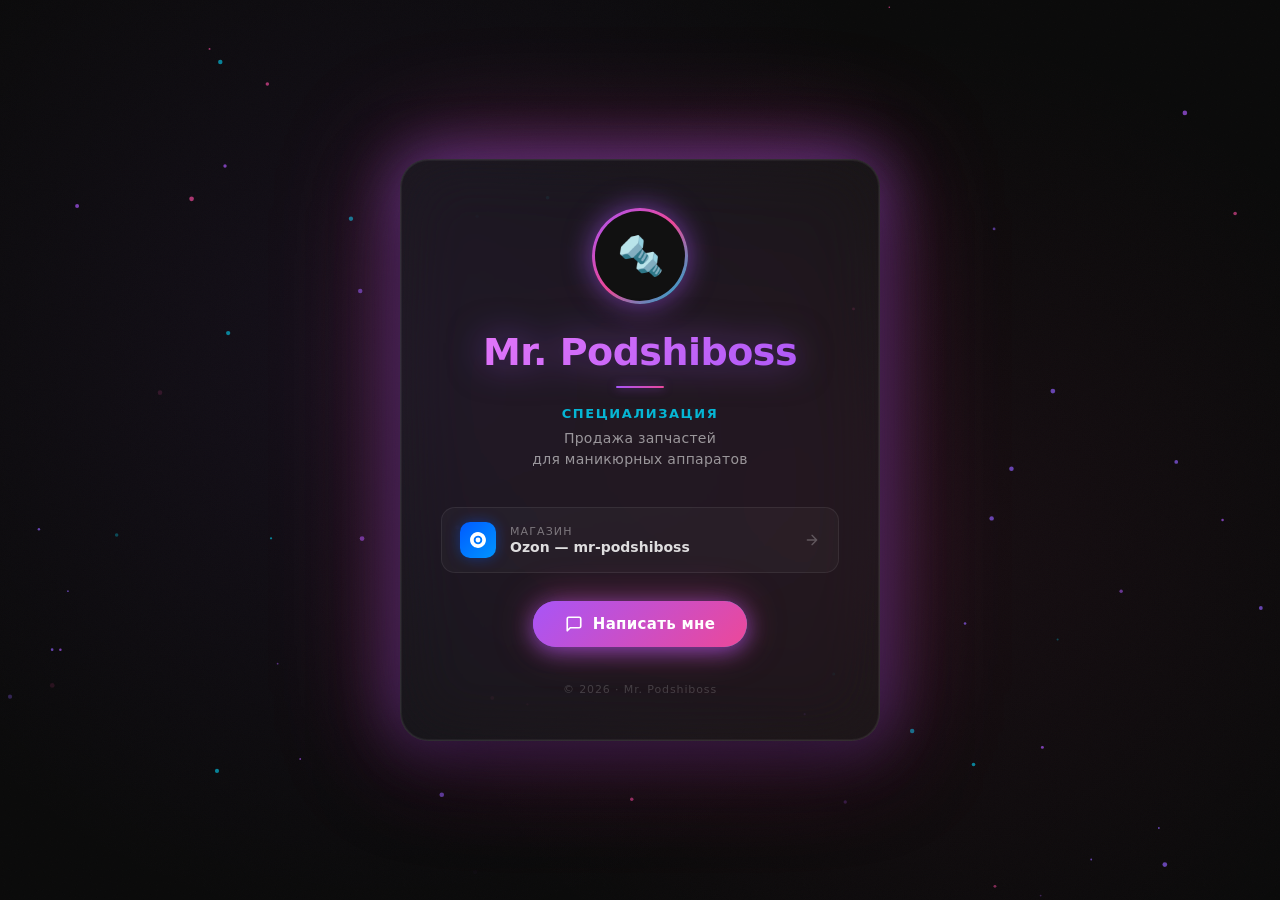
<file: my-first-project/vizitka.html>
<!DOCTYPE html>
<html lang="ru">
<head>
  <meta charset="UTF-8">
  <meta name="viewport" content="width=device-width, initial-scale=1.0">
  <title>Mr. Podshiboss</title>
  <style>
    *, *::before, *::after { box-sizing: border-box; margin: 0; padding: 0; }

    :root {
      --accent1: #a855f7;
      --accent2: #ec4899;
      --accent3: #06b6d4;
      --glow1: rgba(168,85,247,.6);
      --glow2: rgba(236,72,153,.4);
      --glass-bg: rgba(255,255,255,.04);
      --glass-border: rgba(255,255,255,.1);
    }

    html, body {
      height: 100%;
      background: #0a0a0a;
      color: #fff;
      font-family: -apple-system, BlinkMacSystemFont, 'Segoe UI', system-ui, sans-serif;
      overflow-x: hidden;
    }

    /* ── Canvas background ── */
    #bg { position: fixed; inset: 0; z-index: 0; }

    /* ── Noise grain overlay ── */
    body::before {
      content: '';
      position: fixed;
      inset: 0;
      z-index: 1;
      pointer-events: none;
      background-image: url("data:image/svg+xml,%3Csvg viewBox='0 0 256 256' xmlns='http://www.w3.org/2000/svg'%3E%3Cfilter id='n'%3E%3CfeTurbulence type='fractalNoise' baseFrequency='.9' numOctaves='4' stitchTiles='stitch'/%3E%3C/filter%3E%3Crect width='100%25' height='100%25' filter='url(%23n)' opacity='.04'/%3E%3C/svg%3E");
      background-size: 200px;
      opacity: .5;
    }

    /* ── Page layout ── */
    .page {
      position: relative;
      z-index: 2;
      min-height: 100dvh;
      display: flex;
      align-items: center;
      justify-content: center;
      padding: 24px 16px;
    }

    /* ── Card ── */
    .card {
      width: min(480px, 100%);
      background: var(--glass-bg);
      border: 1px solid var(--glass-border);
      border-radius: 28px;
      padding: 48px 40px 44px;
      backdrop-filter: blur(32px) saturate(1.4);
      -webkit-backdrop-filter: blur(32px) saturate(1.4);
      box-shadow:
        0 0 0 1px rgba(255,255,255,.05) inset,
        0 32px 80px rgba(0,0,0,.6),
        0 0 60px var(--glow1),
        0 0 120px var(--glow2);
      animation: fadeUp .8s cubic-bezier(.22,1,.36,1) both;
    }

    @keyframes fadeUp {
      from { opacity: 0; transform: translateY(40px) scale(.97); }
      to   { opacity: 1; transform: translateY(0)   scale(1); }
    }

    /* ── Avatar ring ── */
    .avatar-wrap {
      display: flex;
      justify-content: center;
      margin-bottom: 28px;
    }

    .avatar-ring {
      width: 96px;
      height: 96px;
      border-radius: 50%;
      padding: 3px;
      background: linear-gradient(135deg, var(--accent1), var(--accent2), var(--accent3));
      animation: spin 8s linear infinite;
      box-shadow: 0 0 28px var(--glow1);
    }

    @keyframes spin {
      to { transform: rotate(360deg); }
    }

    .avatar-inner {
      width: 100%;
      height: 100%;
      border-radius: 50%;
      background: #111;
      display: flex;
      align-items: center;
      justify-content: center;
      font-size: 38px;
      user-select: none;
    }

    /* ── Name ── */
    .name {
      text-align: center;
      font-size: clamp(26px, 7vw, 38px);
      font-weight: 800;
      letter-spacing: -.5px;
      line-height: 1.1;
      background: linear-gradient(135deg, #e879f9, #a855f7, #06b6d4, #ec4899);
      background-size: 300% 300%;
      -webkit-background-clip: text;
      -webkit-text-fill-color: transparent;
      background-clip: text;
      animation: gradShift 4s ease infinite;
      filter: drop-shadow(0 0 18px rgba(168,85,247,.5));
    }

    @keyframes gradShift {
      0%   { background-position: 0% 50%; }
      50%  { background-position: 100% 50%; }
      100% { background-position: 0% 50%; }
    }

    /* ── Divider ── */
    .divider {
      margin: 12px auto 16px;
      width: 48px;
      height: 2px;
      border-radius: 2px;
      background: linear-gradient(90deg, var(--accent1), var(--accent2));
      box-shadow: 0 0 10px var(--glow1);
    }

    /* ── Specialization ── */
    .spec {
      text-align: center;
      font-size: 14px;
      line-height: 1.55;
      color: rgba(255,255,255,.55);
      letter-spacing: .02em;
      margin-bottom: 36px;
    }

    .spec strong {
      display: block;
      font-size: 13px;
      text-transform: uppercase;
      letter-spacing: .12em;
      color: var(--accent3);
      font-weight: 600;
      margin-bottom: 4px;
    }

    /* ── Links ── */
    .links {
      display: flex;
      flex-direction: column;
      gap: 12px;
      margin-bottom: 28px;
    }

    .link-item {
      display: flex;
      align-items: center;
      gap: 14px;
      padding: 14px 18px;
      border-radius: 14px;
      border: 1px solid rgba(255,255,255,.07);
      background: rgba(255,255,255,.03);
      text-decoration: none;
      color: rgba(255,255,255,.85);
      font-size: 14px;
      font-weight: 500;
      transition: all .25s cubic-bezier(.22,1,.36,1);
      position: relative;
      overflow: hidden;
    }

    .link-item::before {
      content: '';
      position: absolute;
      inset: 0;
      background: linear-gradient(135deg, var(--accent1), var(--accent2));
      opacity: 0;
      transition: opacity .25s;
    }

    .link-item:hover {
      border-color: rgba(168,85,247,.4);
      transform: translateX(4px);
      box-shadow: 0 4px 24px rgba(168,85,247,.2);
      color: #fff;
    }

    .link-item:hover::before { opacity: .08; }

    .link-icon {
      flex-shrink: 0;
      width: 36px;
      height: 36px;
      border-radius: 10px;
      display: flex;
      align-items: center;
      justify-content: center;
      position: relative;
      z-index: 1;
    }

    .link-icon.ozon  { background: linear-gradient(135deg, #005bff, #0095ff); box-shadow: 0 0 14px rgba(0,91,255,.4); }

    .link-text {
      position: relative;
      z-index: 1;
      display: flex;
      flex-direction: column;
      gap: 1px;
    }

    .link-label {
      font-size: 11px;
      color: rgba(255,255,255,.4);
      text-transform: uppercase;
      letter-spacing: .1em;
    }

    .link-value { font-weight: 600; font-size: 14px; }

    .link-arrow {
      margin-left: auto;
      position: relative;
      z-index: 1;
      opacity: .3;
      transition: opacity .2s, transform .2s;
    }

    .link-item:hover .link-arrow {
      opacity: .8;
      transform: translateX(3px);
    }

    /* ── CTA button ── */
    .btn-wrap {
      display: flex;
      justify-content: center;
    }

    .btn {
      position: relative;
      display: inline-flex;
      align-items: center;
      gap: 10px;
      padding: 14px 32px;
      border-radius: 50px;
      border: none;
      cursor: pointer;
      font-size: 15px;
      font-weight: 700;
      color: #fff;
      letter-spacing: .02em;
      text-decoration: none;
      background: linear-gradient(135deg, var(--accent1), var(--accent2));
      box-shadow: 0 4px 20px var(--glow1), 0 0 40px var(--glow2);
      overflow: hidden;
      transition: transform .2s, box-shadow .2s;
    }

    .btn::before {
      content: '';
      position: absolute;
      inset: -2px;
      border-radius: 50px;
      background: linear-gradient(135deg, var(--accent1), var(--accent3), var(--accent2));
      z-index: -1;
      animation: borderGlow 3s linear infinite;
      background-size: 200%;
    }

    @keyframes borderGlow {
      0%   { background-position: 0%; }
      100% { background-position: 200%; }
    }

    /* Shine sweep */
    .btn::after {
      content: '';
      position: absolute;
      top: 0; left: -100%;
      width: 60%; height: 100%;
      background: linear-gradient(90deg, transparent, rgba(255,255,255,.25), transparent);
      transform: skewX(-20deg);
      animation: shine 3s ease-in-out infinite;
    }

    @keyframes shine {
      0%   { left: -100%; }
      40%  { left: 150%; }
      100% { left: 150%; }
    }

    .btn:hover { transform: translateY(-2px) scale(1.03); box-shadow: 0 8px 32px var(--glow1), 0 0 60px var(--glow2); }
    .btn:active { transform: scale(.97); }

    /* ── Footer ── */
    .footer {
      margin-top: 36px;
      text-align: center;
      font-size: 11px;
      color: rgba(255,255,255,.18);
      letter-spacing: .08em;
    }

    /* ── Responsive ── */
    @media (max-width: 400px) {
      .card { padding: 36px 24px 36px; }
    }
  </style>
</head>
<body>

<canvas id="bg"></canvas>

<div class="page">
  <div class="card">

    <div class="avatar-wrap">
      <div class="avatar-ring">
        <div class="avatar-inner">🔩</div>
      </div>
    </div>

    <h1 class="name">Mr. Podshiboss</h1>
    <div class="divider"></div>

    <p class="spec">
      <strong>Специализация</strong>
      Продажа запчастей<br>для маникюрных аппаратов
    </p>

    <div class="links">

      <a class="link-item" href="https://ozon.ru/s/mr-podshiboss" target="_blank" rel="noopener">
        <div class="link-icon ozon">
          <svg width="22" height="22" viewBox="0 0 36 36" fill="none" xmlns="http://www.w3.org/2000/svg">
            <rect width="36" height="36" rx="8" fill="none"/>
            <path d="M18 5C11 5 5 11 5 18s6 13 13 13 13-6 13-13S25 5 18 5zm0 20c-3.86 0-7-3.14-7-7s3.14-7 7-7 7 3.14 7 7-3.14 7-7 7z" fill="white"/>
            <circle cx="18" cy="18" r="4" fill="white"/>
          </svg>
        </div>
        <div class="link-text">
          <span class="link-label">Магазин</span>
          <span class="link-value">Ozon — mr-podshiboss</span>
        </div>
        <svg class="link-arrow" width="16" height="16" viewBox="0 0 24 24" fill="none" stroke="currentColor" stroke-width="2" stroke-linecap="round" stroke-linejoin="round">
          <path d="M5 12h14M12 5l7 7-7 7"/>
        </svg>
      </a>

    </div>

    <div class="btn-wrap">
      <a class="btn" href="https://ozon.ru/s/mr-podshiboss" target="_blank" rel="noopener">
        <svg width="18" height="18" viewBox="0 0 24 24" fill="none" stroke="currentColor" stroke-width="2.2" stroke-linecap="round" stroke-linejoin="round">
          <path d="M21 15a2 2 0 0 1-2 2H7l-4 4V5a2 2 0 0 1 2-2h14a2 2 0 0 1 2 2z"/>
        </svg>
        Написать мне
      </a>
    </div>

    <p class="footer">© 2026 · Mr. Podshiboss</p>
  </div>
</div>

<script>
  /* ── Animated particle background ── */
  (function () {
    const canvas = document.getElementById('bg');
    const ctx = canvas.getContext('2d');

    let W, H, particles = [], raf;

    const COLORS = ['#a855f7', '#ec4899', '#06b6d4', '#8b5cf6'];
    const COUNT  = window.innerWidth < 600 ? 40 : 70;

    function resize() {
      W = canvas.width  = window.innerWidth;
      H = canvas.height = window.innerHeight;
    }

    function rand(a, b) { return a + Math.random() * (b - a); }

    function Particle() {
      this.reset = function () {
        this.x  = rand(0, W);
        this.y  = rand(0, H);
        this.r  = rand(.8, 2.4);
        this.vx = rand(-0.25, 0.25);
        this.vy = rand(-0.4, -0.1);
        this.life = 0;
        this.maxLife = rand(120, 280);
        this.color = COLORS[Math.floor(Math.random() * COLORS.length)];
      };
      this.reset();
      this.life = Math.random() * this.maxLife; // stagger start
    }

    function init() {
      particles = [];
      for (let i = 0; i < COUNT; i++) particles.push(new Particle());
    }

    function draw() {
      ctx.clearRect(0, 0, W, H);

      /* Radial ambient glow blobs */
      const grd1 = ctx.createRadialGradient(W * .3, H * .4, 0, W * .3, H * .4, W * .45);
      grd1.addColorStop(0, 'rgba(168,85,247,.07)');
      grd1.addColorStop(1, 'rgba(168,85,247,0)');
      ctx.fillStyle = grd1; ctx.fillRect(0, 0, W, H);

      const grd2 = ctx.createRadialGradient(W * .72, H * .6, 0, W * .72, H * .6, W * .4);
      grd2.addColorStop(0, 'rgba(236,72,153,.06)');
      grd2.addColorStop(1, 'rgba(236,72,153,0)');
      ctx.fillStyle = grd2; ctx.fillRect(0, 0, W, H);

      /* Particles */
      particles.forEach(p => {
        p.x += p.vx;
        p.y += p.vy;
        p.life++;

        const progress = p.life / p.maxLife;
        const alpha = progress < .15
          ? progress / .15
          : progress > .8
            ? (1 - progress) / .2
            : 1;

        ctx.beginPath();
        ctx.arc(p.x, p.y, p.r, 0, Math.PI * 2);
        ctx.fillStyle = p.color;
        ctx.globalAlpha = alpha * .7;
        ctx.fill();
        ctx.globalAlpha = 1;

        if (p.life >= p.maxLife) p.reset();
      });

      raf = requestAnimationFrame(draw);
    }

    window.addEventListener('resize', () => { resize(); init(); });
    resize(); init(); draw();
  })();
</script>
</body>
</html>
</file>
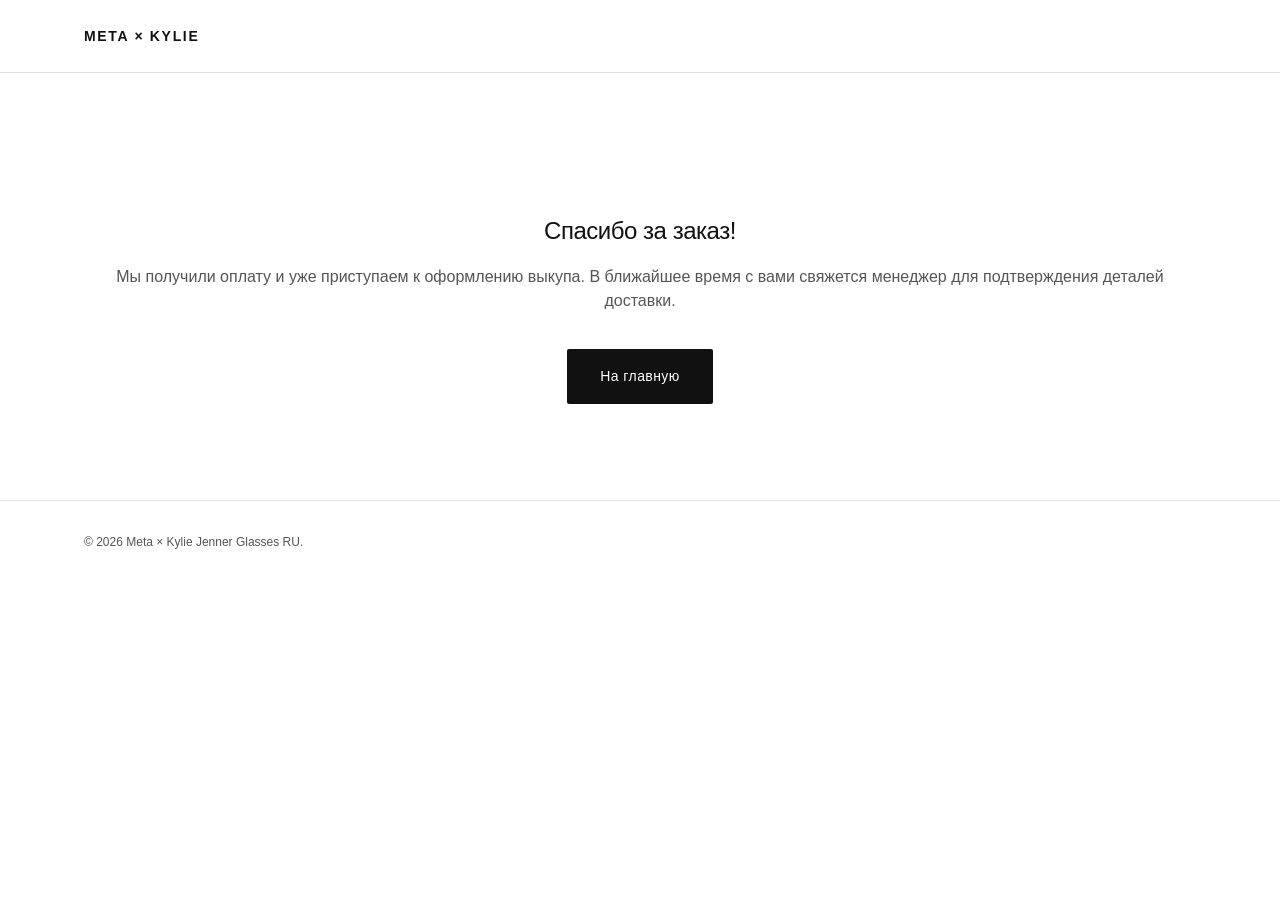
<file: ochko/thank-you.html>
<!DOCTYPE html>
<html lang="ru">
<head>
<meta charset="UTF-8">
<meta name="viewport" content="width=device-width, initial-scale=1.0">
<title>Спасибо за заказ — Meta × Kylie Jenner Glasses</title>
<link rel="stylesheet" href="styles.css">
</head>
<body>
<header class="header">
  <div class="container header__inner">
    <a href="index.html" class="logo">META&nbsp;×&nbsp;KYLIE</a>
  </div>
</header>
<main>
  <section class="section" style="text-align:center; padding-top: 140px;">
    <div class="container">
      <h1>Спасибо за заказ!</h1>
      <p>Мы получили оплату и уже приступаем к оформлению выкупа. В ближайшее время с вами свяжется менеджер для подтверждения деталей доставки.</p>
      <a href="index.html" class="btn btn--primary" style="margin-top:24px;">На главную</a>
    </div>
  </section>
</main>
<footer class="footer">
  <div class="container footer__inner">
    <p>© 2026 Meta × Kylie Jenner Glasses RU.</p>
  </div>
</footer>
</body>
</html>
</file>
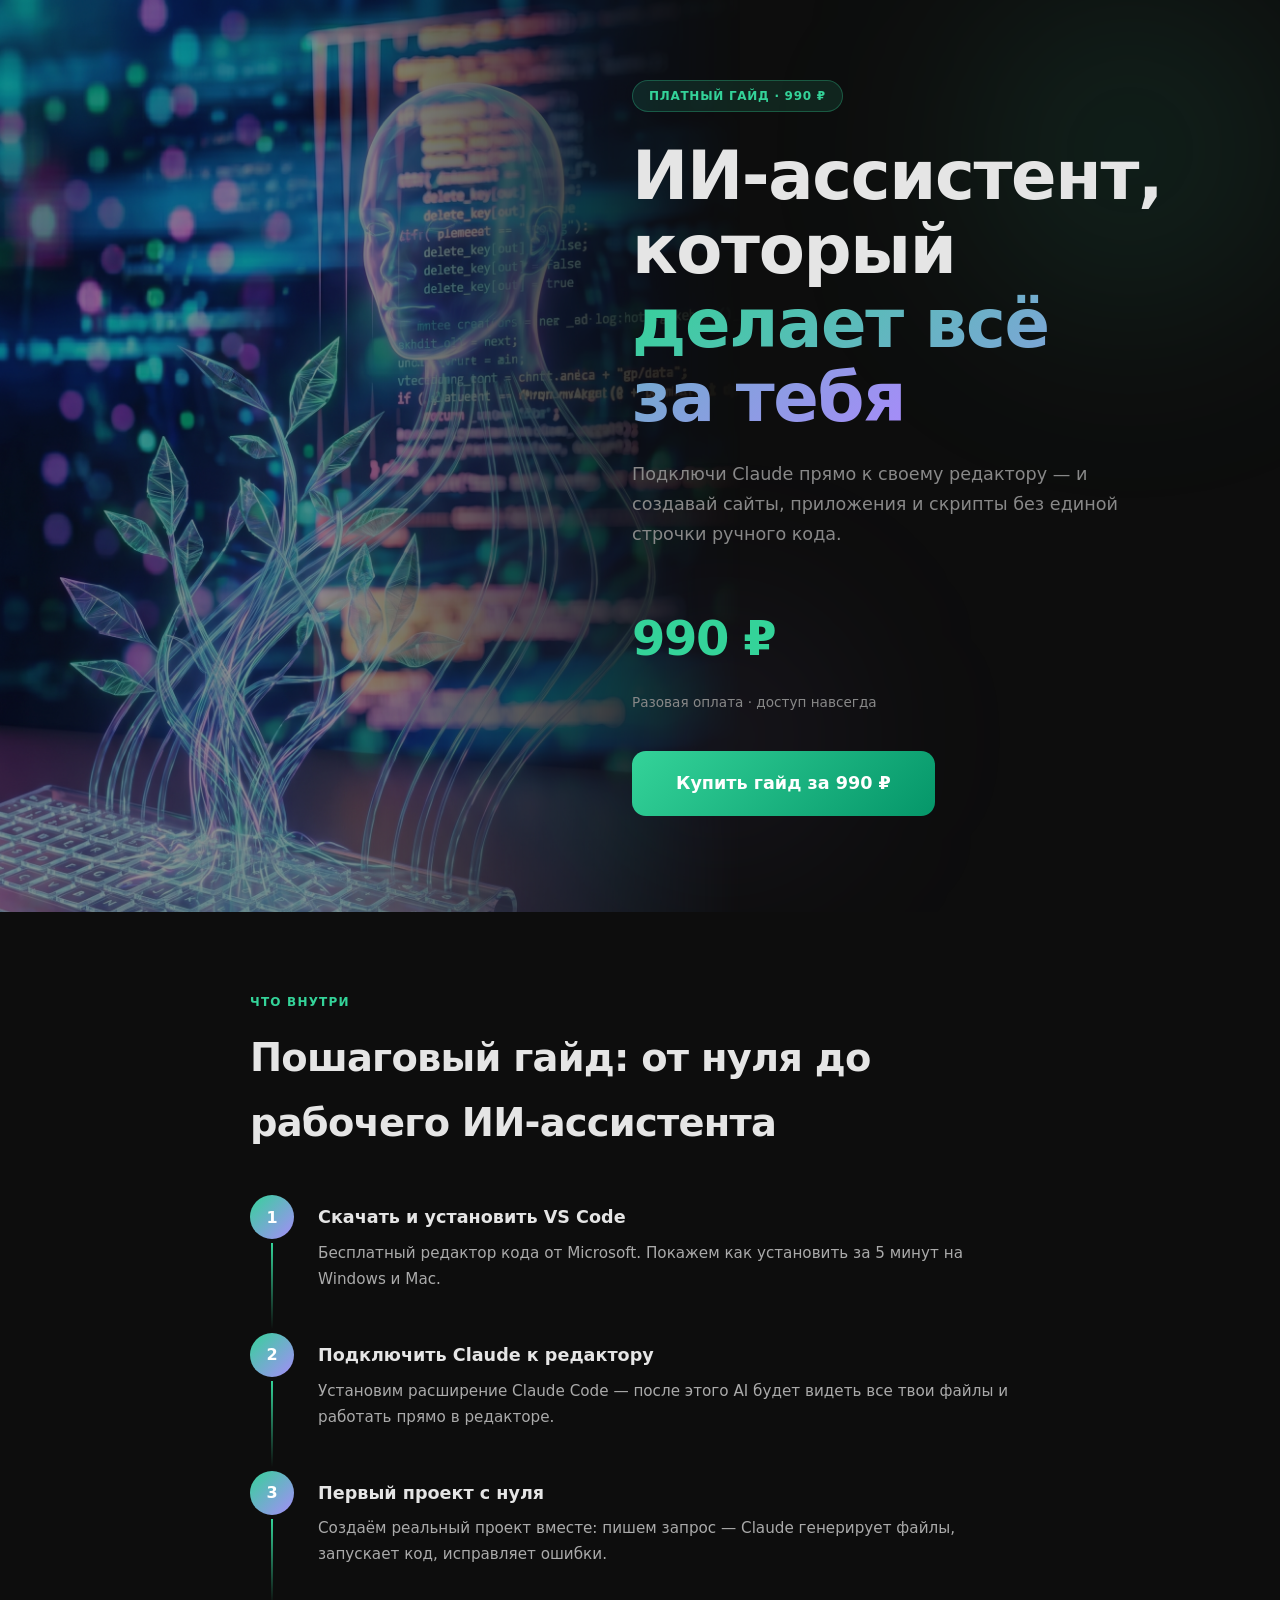
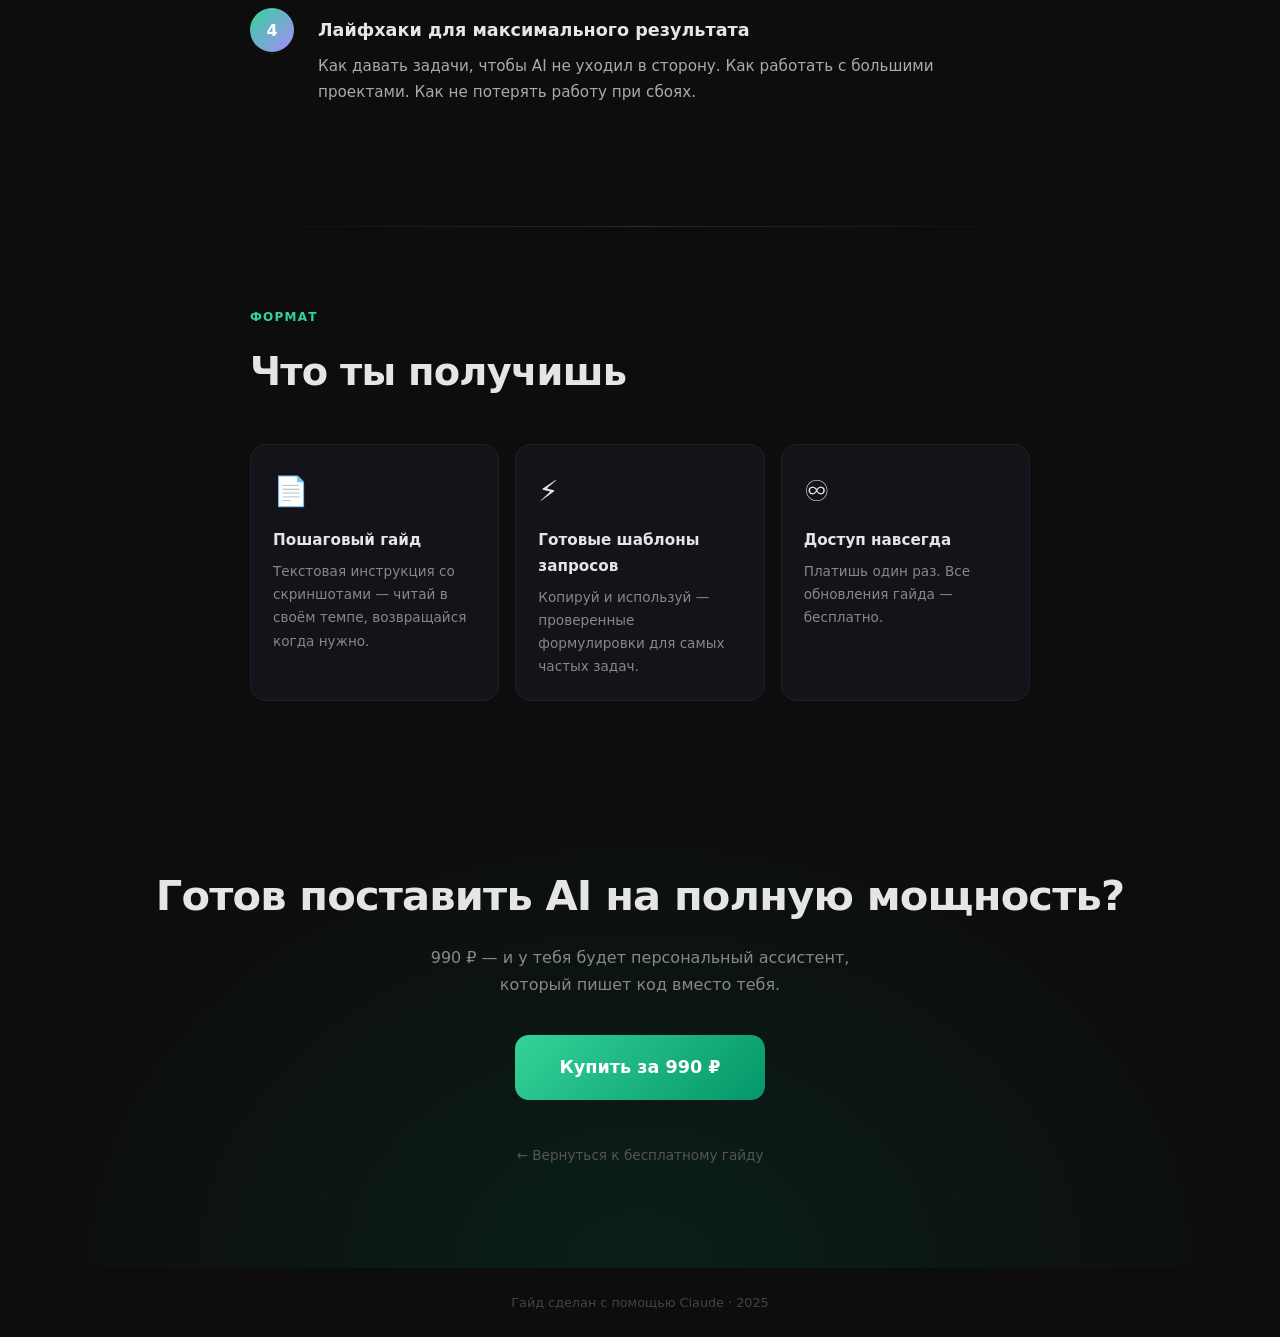
<file: vibecodezero/assistant.html>
<!DOCTYPE html>
<html lang="ru">
<head>
  <meta charset="UTF-8" />
  <meta name="viewport" content="width=device-width, initial-scale=1.0" />
  <title>ИИ-ассистент в VS Code — гайд за 990 ₽</title>
  <style>
    * { margin: 0; padding: 0; box-sizing: border-box; }

    :root {
      --bg: #0d0d0d;
      --card: #161616;
      --border: #2a2a2a;
      --accent: #34d399;
      --accent2: #a78bfa;
      --accent3: #f472b6;
      --text: #e5e5e5;
      --muted: #888;
    }

    body {
      background: var(--bg);
      color: var(--text);
      font-family: 'Segoe UI', system-ui, -apple-system, sans-serif;
      line-height: 1.7;
    }

    /* HERO */
    .hero {
      min-height: 100vh;
      display: flex;
      align-items: center;
      justify-content: flex-end;
      padding: 80px 10% 80px 8%;
      position: relative;
      overflow: hidden;
      background: #0d0d0d;
    }

    .hero-bg {
      position: absolute;
      left: 0;
      top: 0;
      height: 100%;
      width: 58%;
      object-fit: cover;
      object-position: center top;
      opacity: 0.55;
      -webkit-mask-image: linear-gradient(to left, transparent 0%, rgba(0,0,0,0.5) 25%, black 55%);
      mask-image: linear-gradient(to left, transparent 0%, rgba(0,0,0,0.5) 25%, black 55%);
      pointer-events: none;
    }

    .hero-orb {
      position: absolute;
      border-radius: 50%;
      filter: blur(90px);
      pointer-events: none;
    }
    .hero-orb-1 {
      width: 500px; height: 500px;
      background: radial-gradient(circle, rgba(52,211,153,0.15) 0%, transparent 70%);
      top: -100px; right: -100px;
      animation: orb-drift 12s ease-in-out infinite;
    }
    .hero-orb-2 {
      width: 350px; height: 350px;
      background: radial-gradient(circle, rgba(167,139,250,0.12) 0%, transparent 70%);
      bottom: 0; right: 30%;
      animation: orb-drift 16s ease-in-out infinite reverse;
    }

    @keyframes orb-drift {
      0%, 100% { transform: translate(0, 0); }
      33% { transform: translate(-30px, -20px); }
      66% { transform: translate(20px, 30px); }
    }

    .hero-text {
      position: relative;
      z-index: 2;
      max-width: 520px;
      text-align: left;
    }

    @media (max-width: 860px) {
      .hero { padding: 100px 24px 80px; justify-content: center; }
      .hero-text { text-align: center; max-width: 100%; }
      .hero-bg { width: 100%; opacity: 0.15;
        -webkit-mask-image: none; mask-image: none; }
    }

    .badge {
      display: inline-block;
      background: rgba(52, 211, 153, 0.12);
      border: 1px solid rgba(52, 211, 153, 0.3);
      color: var(--accent);
      font-size: 12px;
      font-weight: 600;
      padding: 5px 16px;
      border-radius: 999px;
      margin-bottom: 28px;
      letter-spacing: 0.06em;
      text-transform: uppercase;
    }

    .hero h1 {
      font-size: clamp(2.2rem, 6vw, 4.2rem);
      font-weight: 800;
      line-height: 1.1;
      margin-bottom: 24px;
      letter-spacing: -0.02em;
    }

    .hero h1 span {
      background: linear-gradient(135deg, var(--accent), var(--accent2));
      -webkit-background-clip: text;
      -webkit-text-fill-color: transparent;
      background-clip: text;
    }

    .hero p {
      font-size: 1.1rem;
      color: var(--muted);
      max-width: 540px;
      margin-bottom: 48px;
    }

    .price-block {
      display: flex;
      flex-direction: column;
      align-items: flex-start;
      gap: 12px;
      margin-bottom: 36px;
    }

    .price {
      font-size: 3rem;
      font-weight: 800;
      color: var(--accent);
      letter-spacing: -0.03em;
    }

    .price-note {
      font-size: 0.85rem;
      color: var(--muted);
    }

    .buy-btn {
      display: inline-block;
      background: linear-gradient(135deg, var(--accent), #059669);
      color: #fff;
      font-size: 1.1rem;
      font-weight: 700;
      padding: 18px 44px;
      border-radius: 14px;
      text-decoration: none;
      transition: opacity 0.2s, transform 0.2s;
      margin-bottom: 16px;
    }

    .buy-btn:hover { opacity: 0.9; transform: translateY(-2px); }

    .guarantee {
      font-size: 0.82rem;
      color: #555;
    }

    /* WHAT'S INSIDE */
    .section {
      padding: 80px 20px;
      max-width: 820px;
      margin: 0 auto;
    }

    .section-label {
      font-size: 12px;
      font-weight: 600;
      letter-spacing: 0.1em;
      text-transform: uppercase;
      color: var(--accent);
      margin-bottom: 12px;
    }

    .section h2 {
      font-size: clamp(1.6rem, 4vw, 2.4rem);
      font-weight: 700;
      margin-bottom: 40px;
      letter-spacing: -0.02em;
    }

    .steps {
      display: flex;
      flex-direction: column;
      gap: 0;
    }

    .step {
      display: flex;
      gap: 24px;
    }

    .step-left {
      display: flex;
      flex-direction: column;
      align-items: center;
      flex-shrink: 0;
    }

    .step-num {
      width: 44px;
      height: 44px;
      border-radius: 50%;
      background: linear-gradient(135deg, var(--accent), var(--accent2));
      display: flex;
      align-items: center;
      justify-content: center;
      font-weight: 800;
      font-size: 1rem;
      color: white;
      flex-shrink: 0;
    }

    .step-line {
      width: 2px;
      flex: 1;
      background: linear-gradient(to bottom, var(--accent), transparent);
      min-height: 40px;
      margin: 4px 0;
    }

    .step:last-child .step-line { display: none; }

    .step-body {
      padding-bottom: 40px;
      padding-top: 8px;
    }

    .step-body h3 {
      font-size: 1.1rem;
      font-weight: 700;
      margin-bottom: 8px;
    }

    .step-body p {
      color: #aaa;
      font-size: 0.95rem;
      margin: 0;
    }

    /* INCLUDE LIST */
    .include-grid {
      display: grid;
      grid-template-columns: repeat(auto-fit, minmax(240px, 1fr));
      gap: 16px;
    }

    .include-card {
      background: rgba(22, 22, 30, 0.75);
      backdrop-filter: blur(12px);
      -webkit-backdrop-filter: blur(12px);
      border: 1px solid rgba(52,211,153,0.1);
      border-radius: 16px;
      padding: 22px;
      transition: border-color 0.25s, box-shadow 0.25s;
    }

    .include-card:hover {
      border-color: rgba(52,211,153,0.35);
      box-shadow: 0 0 28px rgba(52,211,153,0.08);
    }

    .include-card .icon {
      font-size: 1.8rem;
      margin-bottom: 12px;
    }

    .include-card h3 {
      font-size: 0.95rem;
      font-weight: 700;
      margin-bottom: 6px;
    }

    .include-card p {
      font-size: 0.85rem;
      color: var(--muted);
      margin: 0;
    }

    /* DIVIDER */
    .divider {
      width: 100%;
      height: 1px;
      background: linear-gradient(to right, transparent, var(--border), transparent);
      margin: 0 auto;
      max-width: 820px;
    }

    /* BOTTOM CTA */
    .bottom-cta {
      text-align: center;
      padding: 80px 20px 100px;
      background: radial-gradient(ellipse at 50% 100%, #0a1f1a 0%, #0d0d0d 70%);
    }

    .bottom-cta h2 {
      font-size: clamp(1.6rem, 4vw, 2.6rem);
      font-weight: 800;
      margin-bottom: 12px;
      letter-spacing: -0.02em;
    }

    .bottom-cta p {
      color: var(--muted);
      font-size: 1rem;
      margin-bottom: 36px;
      max-width: 460px;
      margin-left: auto;
      margin-right: auto;
    }

    .back-link {
      display: block;
      margin-top: 28px;
      font-size: 0.85rem;
      color: #555;
      text-decoration: none;
    }

    .back-link:hover { color: var(--accent); }

    footer {
      text-align: center;
      padding: 24px;
      font-size: 0.8rem;
      color: #444;
    }
  </style>
</head>
<body>

  <!-- HERO -->
  <section class="hero">
    <div class="hero-orb hero-orb-1"></div>
    <div class="hero-orb hero-orb-2"></div>
    <img src="hero.jpg" alt="" class="hero-bg" />
    <div class="hero-text">
      <div class="badge">Платный гайд · 990 ₽</div>
      <h1>ИИ‑ассистент,<br/>который <span>делает всё за тебя</span></h1>
      <p>Подключи Claude прямо к своему редактору — и создавай сайты, приложения и скрипты без единой строчки ручного кода.</p>

      <div class="price-block">
        <div class="price">990 ₽</div>
        <div class="price-note">Разовая оплата · доступ навсегда</div>
      </div>

      <a href="https://yoomoney.ru/quickpay/confirm.xml?receiver=4100119545739703&quickpay-form=donate&sum=990&label=guide&successURL=https%3A%2F%2F123govori.github.io%2Fanalisweb%2Fgid%2Fguide.html" target="_blank" class="buy-btn">Купить гайд за 990 ₽</a>
    </div>
  </section>

  <!-- ЧТО ВНУТРИ -->
  <section class="section">
    <div class="section-label">Что внутри</div>
    <h2>Пошаговый гайд: от нуля до рабочего ИИ-ассистента</h2>

    <div class="steps">
      <div class="step">
        <div class="step-left">
          <div class="step-num">1</div>
          <div class="step-line"></div>
        </div>
        <div class="step-body">
          <h3>Скачать и установить VS Code</h3>
          <p>Бесплатный редактор кода от Microsoft. Покажем как установить за 5 минут на Windows и Mac.</p>
        </div>
      </div>

      <div class="step">
        <div class="step-left">
          <div class="step-num">2</div>
          <div class="step-line"></div>
        </div>
        <div class="step-body">
          <h3>Подключить Claude к редактору</h3>
          <p>Установим расширение Claude Code — после этого AI будет видеть все твои файлы и работать прямо в редакторе.</p>
        </div>
      </div>

      <div class="step">
        <div class="step-left">
          <div class="step-num">3</div>
          <div class="step-line"></div>
        </div>
        <div class="step-body">
          <h3>Первый проект с нуля</h3>
          <p>Создаём реальный проект вместе: пишем запрос — Claude генерирует файлы, запускает код, исправляет ошибки.</p>
        </div>
      </div>

      <div class="step">
        <div class="step-left">
          <div class="step-num">4</div>
          <div class="step-line"></div>
        </div>
        <div class="step-body">
          <h3>Лайфхаки для максимального результата</h3>
          <p>Как давать задачи, чтобы AI не уходил в сторону. Как работать с большими проектами. Как не потерять работу при сбоях.</p>
        </div>
      </div>
    </div>
  </section>

  <div class="divider"></div>

  <!-- ЧТО ПОЛУЧИШЬ -->
  <section class="section">
    <div class="section-label">Формат</div>
    <h2>Что ты получишь</h2>
    <div class="include-grid">
      <div class="include-card">
        <div class="icon">📄</div>
        <h3>Пошаговый гайд</h3>
        <p>Текстовая инструкция со скриншотами — читай в своём темпе, возвращайся когда нужно.</p>
      </div>
      <div class="include-card">
        <div class="icon">⚡</div>
        <h3>Готовые шаблоны запросов</h3>
        <p>Копируй и используй — проверенные формулировки для самых частых задач.</p>
      </div>
      <div class="include-card">
        <div class="icon">♾️</div>
        <h3>Доступ навсегда</h3>
        <p>Платишь один раз. Все обновления гайда — бесплатно.</p>
      </div>
    </div>
  </section>

  <!-- BOTTOM CTA -->
  <section class="bottom-cta">
    <h2>Готов поставить AI на полную мощность?</h2>
    <p>990 ₽ — и у тебя будет персональный ассистент, который пишет код вместо тебя.</p>
    <a href="https://yoomoney.ru/quickpay/confirm.xml?receiver=4100119545739703&quickpay-form=donate&sum=990&label=guide&successURL=https%3A%2F%2F123govori.github.io%2Fanalisweb%2Fgid%2Fguide.html" target="_blank" class="buy-btn">Купить за 990 ₽</a>
    <a href="index.html" class="back-link">← Вернуться к бесплатному гайду</a>
  </section>

  <!-- МОДАЛЬНОЕ ОКНО -->
  <div id="pay-modal" style="display:none; position:fixed; inset:0; background:rgba(0,0,0,0.8); backdrop-filter:blur(8px); z-index:999; align-items:center; justify-content:center; padding:24px;">
    <div style="background:#161620; border:1px solid rgba(52,211,153,0.25); border-radius:20px; padding:36px 32px; max-width:400px; width:100%; text-align:center; position:relative;">
      <button onclick="closeModal()" style="position:absolute;top:14px;right:18px;background:none;border:none;color:#666;font-size:1.4rem;cursor:pointer;">✕</button>
      <div style="font-size:2.8rem;font-weight:800;color:#34d399;margin-bottom:6px;">990 ₽</div>
      <div style="font-size:0.85rem;color:#888;margin-bottom:24px;">Введи эту сумму при оплате</div>
      <p style="color:#ccc;font-size:0.95rem;margin-bottom:28px;line-height:1.6;">Откроется страница Тинькофф — введи сумму <strong style="color:#e5e5e5;">990 ₽</strong> и нажми «Перевести».</p>
      <a href="https://www.tinkoff.ru/rm/r_bjHUMmaXsu.amGpoKIXRO/dbnfV14825" target="_blank" onclick="closeModal()" style="display:block;background:linear-gradient(135deg,#34d399,#059669);color:#000;font-weight:700;font-size:1rem;padding:14px 28px;border-radius:12px;text-decoration:none;margin-bottom:12px;">Перейти к оплате →</a>
      <div style="font-size:0.8rem;color:#555;">После оплаты вернись на эту страницу — мы отправим гайд</div>
    </div>
  </div>

  <footer>
    Гайд сделан с помощью Claude · 2025
  </footer>

  <script>
    function openModal() {
      const m = document.getElementById('pay-modal');
      m.style.display = 'flex';
    }
    function closeModal() {
      document.getElementById('pay-modal').style.display = 'none';
    }
    document.getElementById('pay-modal').addEventListener('click', function(e) {
      if (e.target === this) closeModal();
    });
  </script>

</body>
</html>
</file>
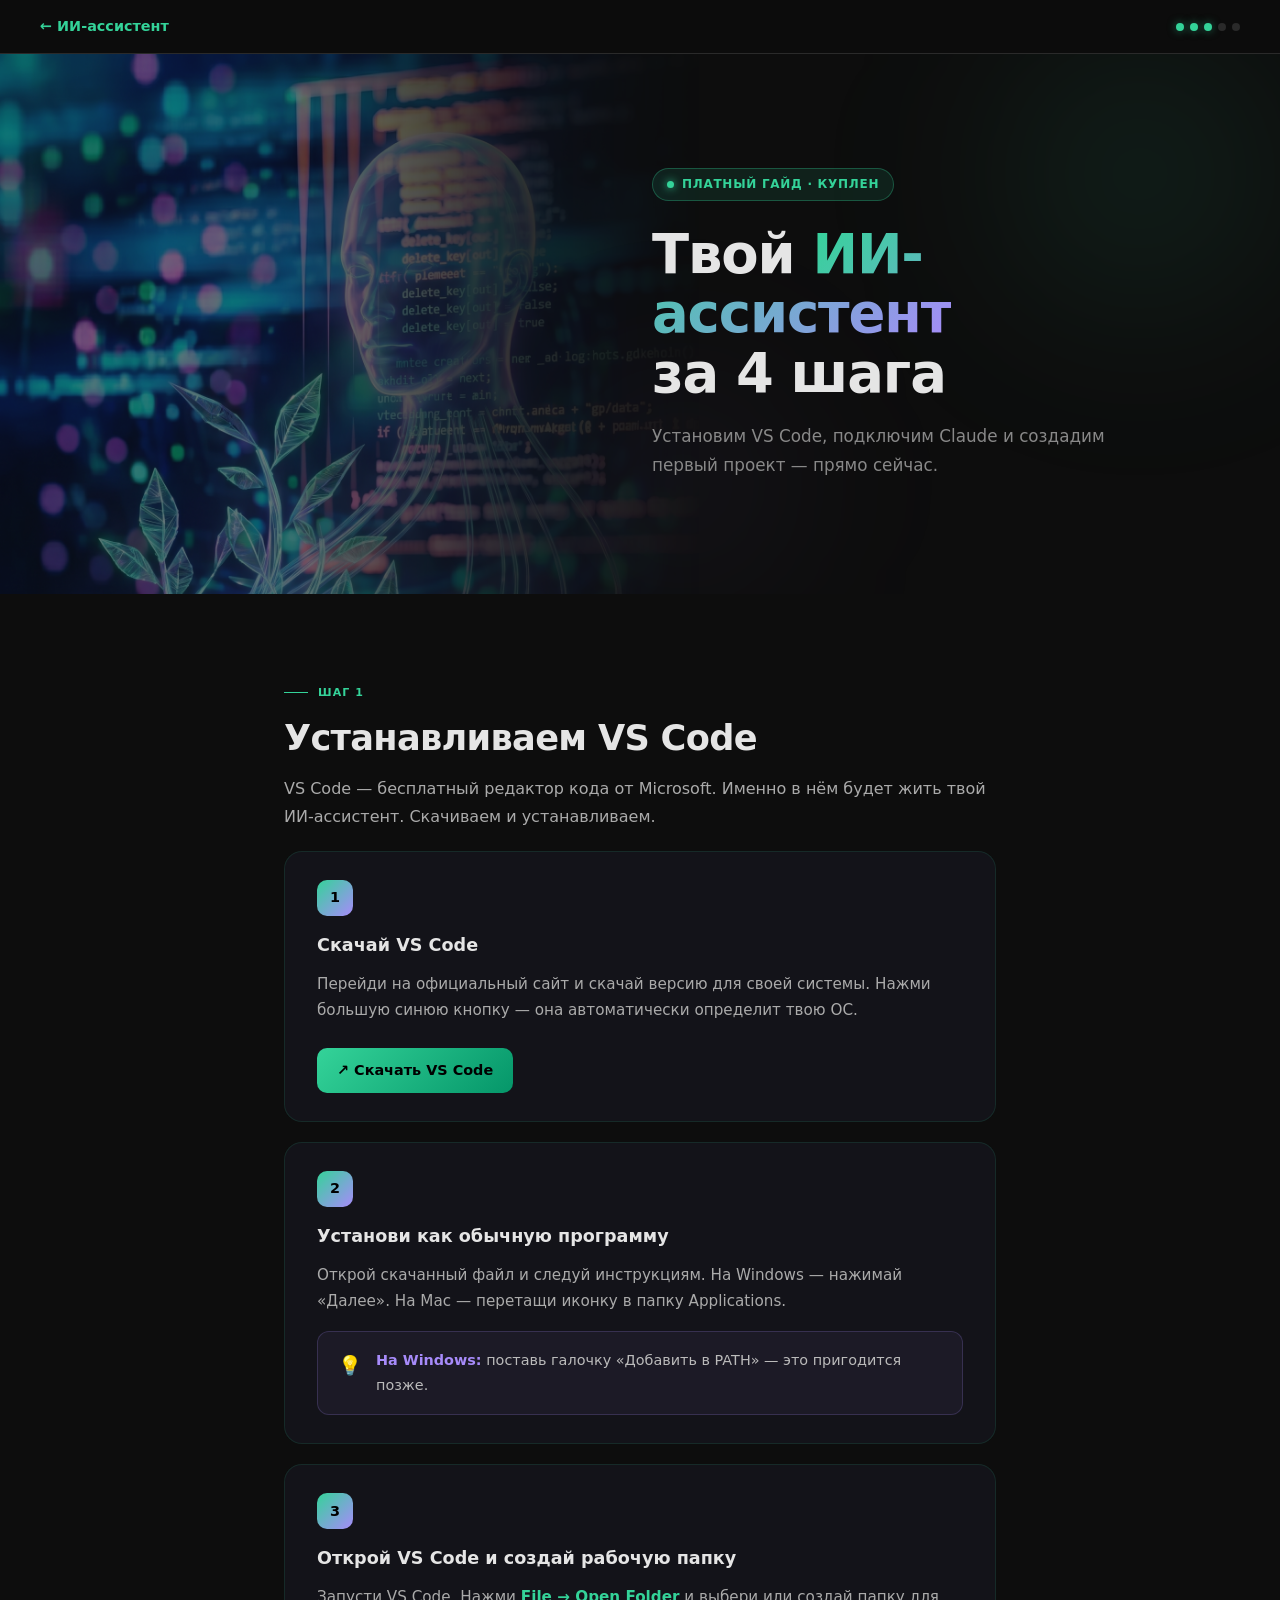
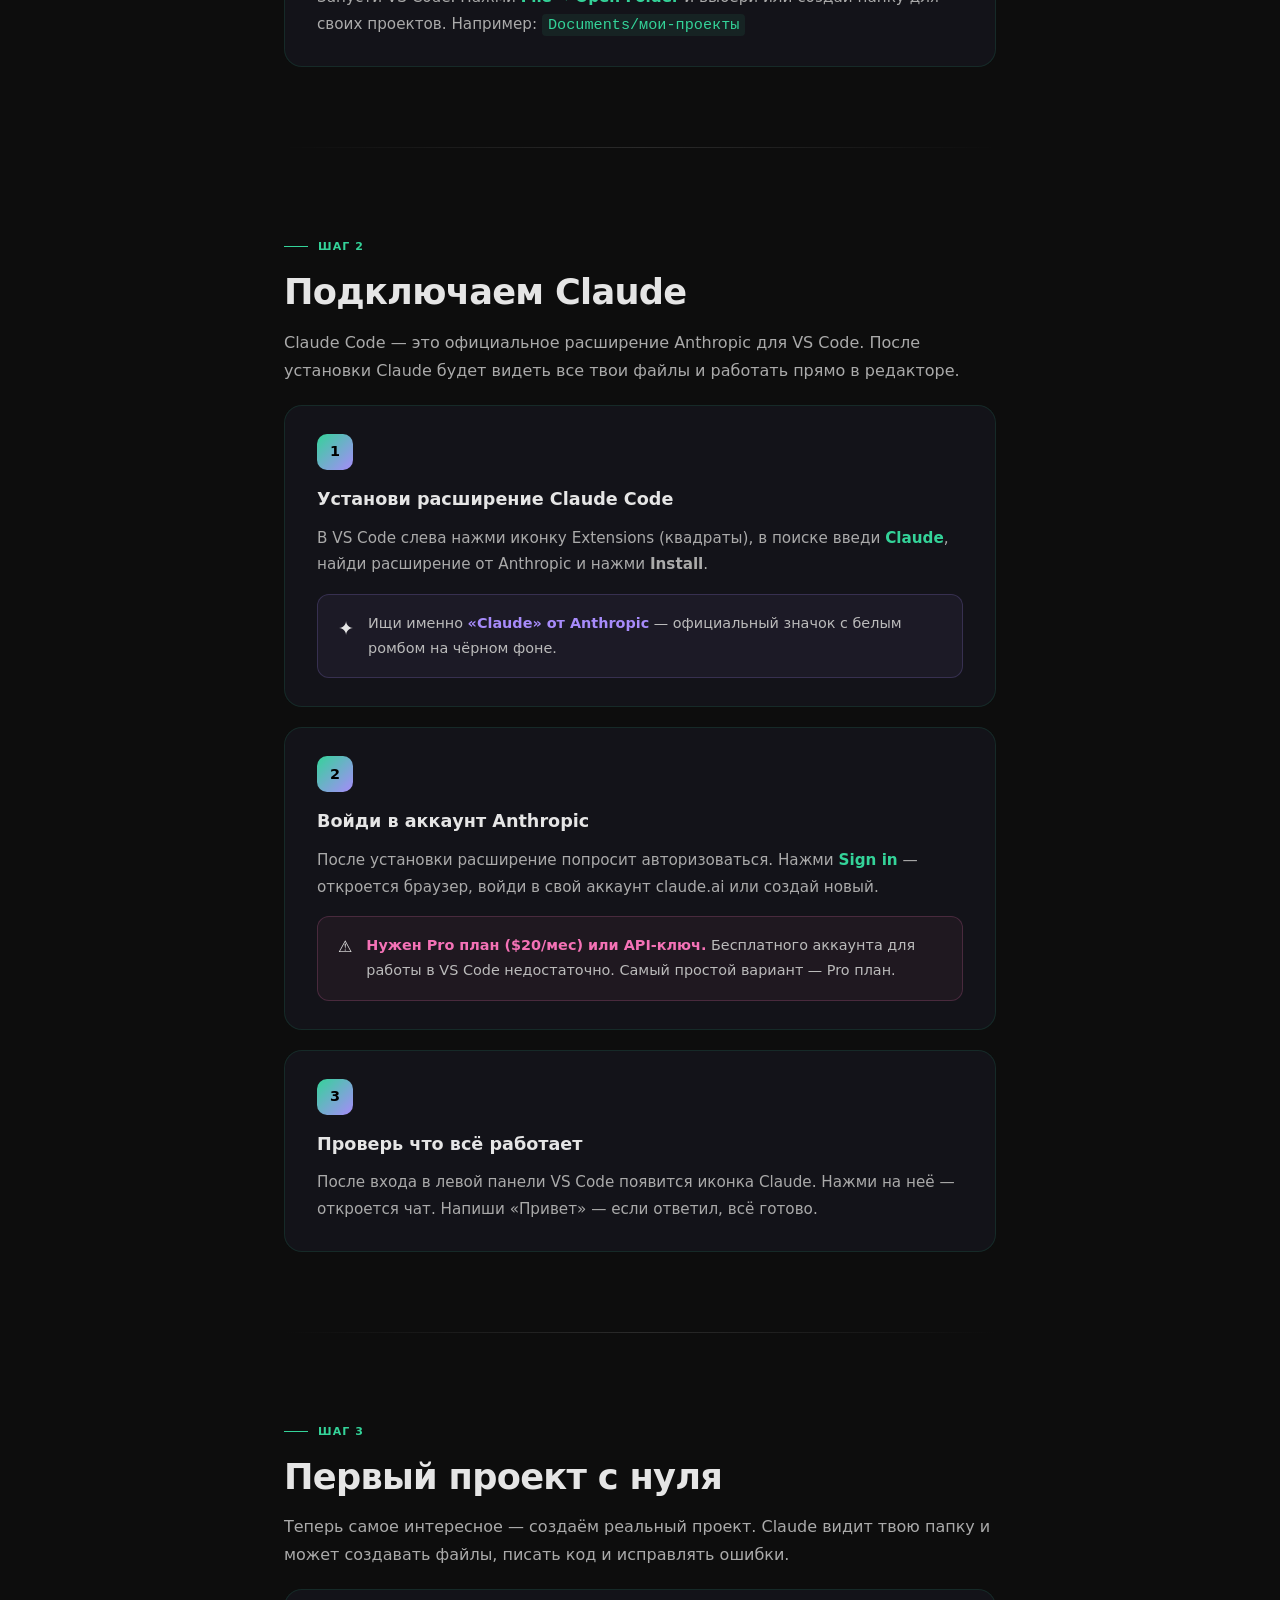
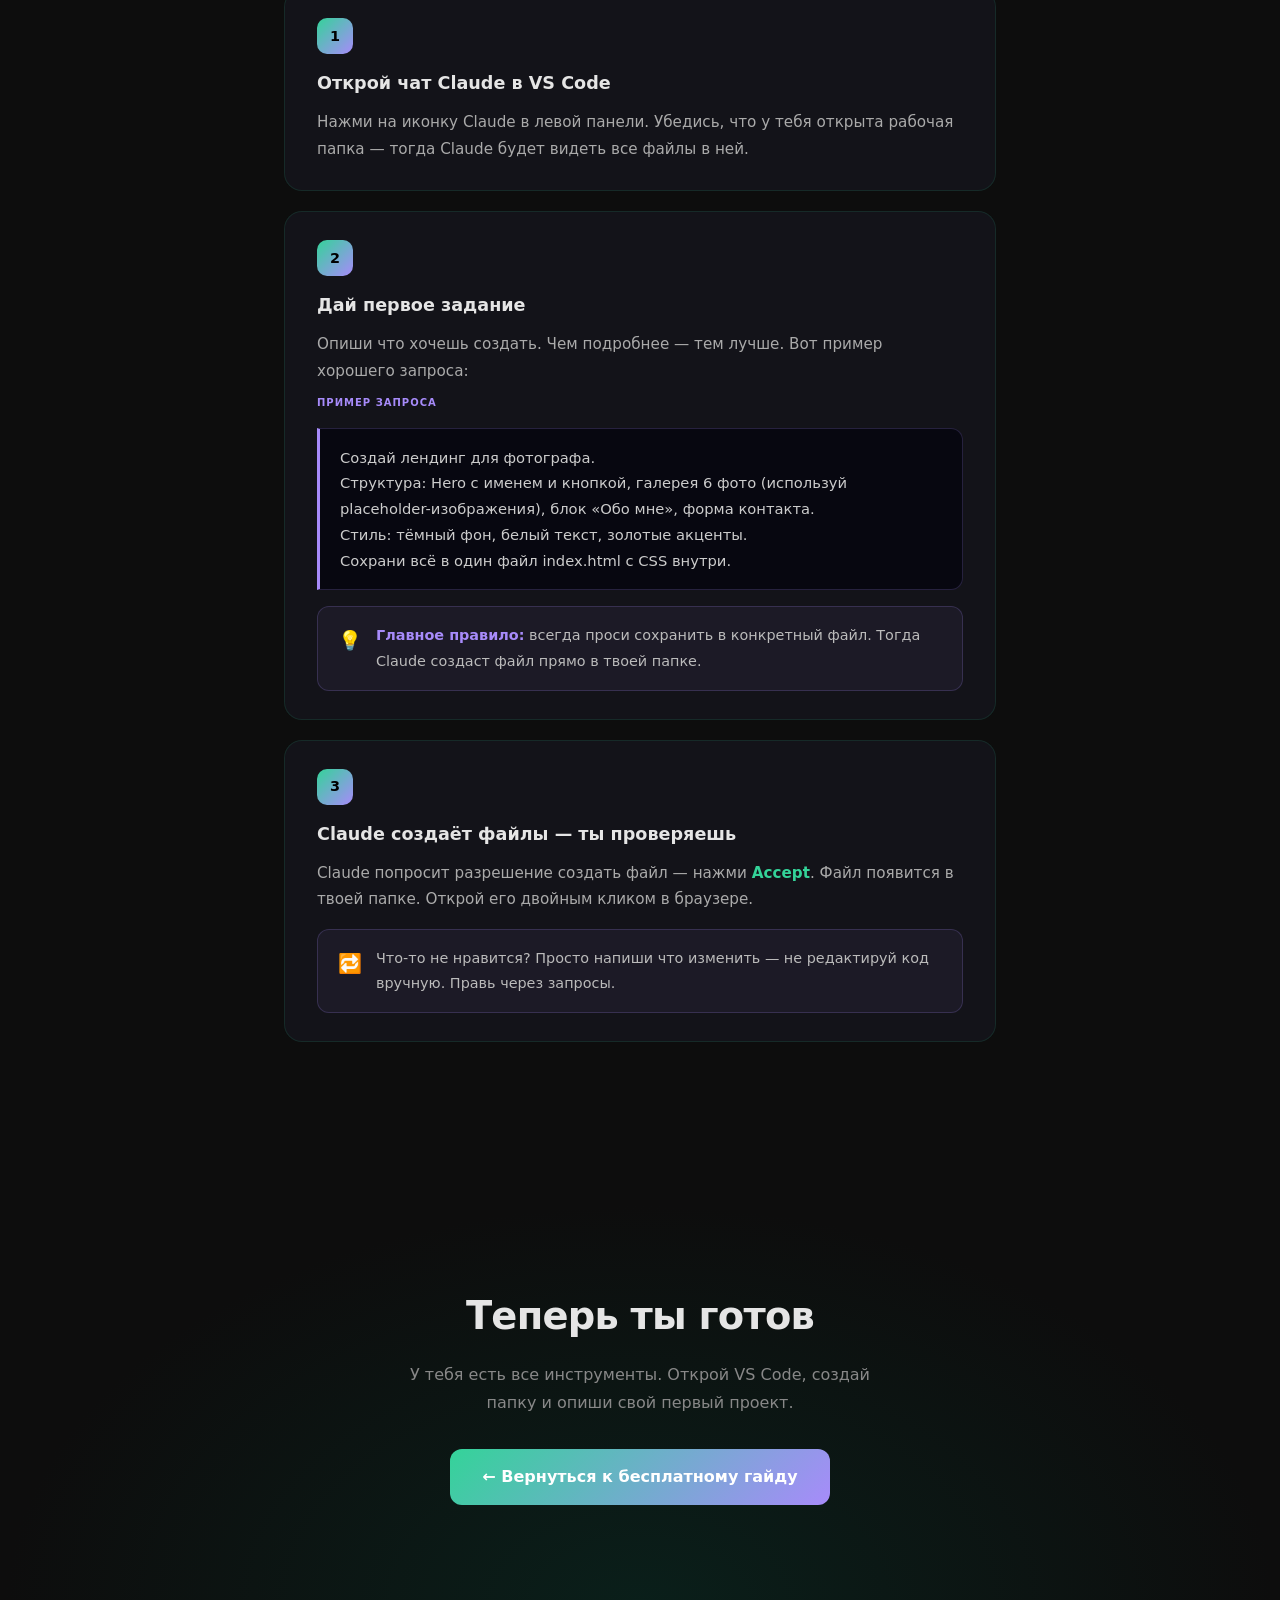
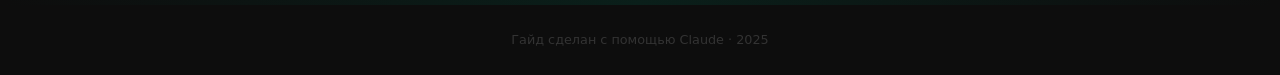
<file: vibecodezero/guide.html>
<!DOCTYPE html>
<html lang="ru">
<head>
  <meta charset="UTF-8" />
  <meta name="viewport" content="width=device-width, initial-scale=1.0" />
  <title>ИИ-ассистент в VS Code — полный гайд</title>
  <style>
    * { margin: 0; padding: 0; box-sizing: border-box; }

    :root {
      --bg: #0d0d0d;
      --card: rgba(22, 22, 30, 0.75);
      --border: rgba(52, 211, 153, 0.12);
      --border-dim: #2a2a2a;
      --accent: #34d399;
      --accent2: #a78bfa;
      --accent3: #f472b6;
      --text: #e5e5e5;
      --muted: #888;
    }

    body {
      background: var(--bg);
      color: var(--text);
      font-family: 'Segoe UI', system-ui, -apple-system, sans-serif;
      line-height: 1.75;
    }

    /* HERO */
    .hero {
      min-height: 60vh;
      display: flex;
      align-items: center;
      justify-content: flex-end;
      padding: 80px 10% 80px 8%;
      position: relative;
      overflow: hidden;
      background: #0d0d0d;
    }

    .hero-bg {
      position: absolute;
      left: 0; top: 0;
      height: 100%; width: 55%;
      object-fit: cover;
      object-position: center top;
      opacity: 0.45;
      -webkit-mask-image: linear-gradient(to left, transparent 0%, rgba(0,0,0,0.4) 30%, black 60%);
      mask-image: linear-gradient(to left, transparent 0%, rgba(0,0,0,0.4) 30%, black 60%);
      pointer-events: none;
    }

    .hero-orb {
      position: absolute;
      border-radius: 50%;
      filter: blur(90px);
      pointer-events: none;
    }
    .hero-orb-1 {
      width: 400px; height: 400px;
      background: radial-gradient(circle, rgba(52,211,153,0.14) 0%, transparent 70%);
      top: -80px; right: -60px;
      animation: orb-drift 14s ease-in-out infinite;
    }
    .hero-orb-2 {
      width: 300px; height: 300px;
      background: radial-gradient(circle, rgba(167,139,250,0.1) 0%, transparent 70%);
      bottom: -40px; right: 35%;
      animation: orb-drift 18s ease-in-out infinite reverse;
    }

    @keyframes orb-drift {
      0%, 100% { transform: translate(0, 0); }
      33% { transform: translate(-25px, -15px); }
      66% { transform: translate(15px, 25px); }
    }

    .hero-text {
      position: relative;
      z-index: 2;
      max-width: 500px;
    }

    .hero-badge {
      display: inline-flex;
      align-items: center;
      gap: 8px;
      background: rgba(52,211,153,0.1);
      border: 1px solid rgba(52,211,153,0.3);
      color: var(--accent);
      font-size: 12px;
      font-weight: 600;
      padding: 5px 14px;
      border-radius: 999px;
      margin-bottom: 24px;
      letter-spacing: 0.06em;
      text-transform: uppercase;
    }

    .hero-badge::before {
      content: '';
      width: 7px; height: 7px;
      border-radius: 50%;
      background: var(--accent);
      box-shadow: 0 0 8px var(--accent);
      animation: pulse 2s ease-in-out infinite;
    }

    @keyframes pulse {
      0%, 100% { opacity: 1; transform: scale(1); }
      50% { opacity: 0.5; transform: scale(0.8); }
    }

    .hero h1 {
      font-size: clamp(2rem, 5vw, 3.4rem);
      font-weight: 800;
      line-height: 1.1;
      margin-bottom: 18px;
      letter-spacing: -0.02em;
    }

    .hero h1 span {
      background: linear-gradient(135deg, var(--accent), var(--accent2));
      -webkit-background-clip: text;
      -webkit-text-fill-color: transparent;
      background-clip: text;
    }

    .hero p {
      color: var(--muted);
      font-size: 1.05rem;
      margin-bottom: 0;
    }

    /* NAV BAR */
    .topbar {
      position: sticky;
      top: 0;
      z-index: 100;
      background: rgba(13,13,13,0.85);
      backdrop-filter: blur(16px);
      -webkit-backdrop-filter: blur(16px);
      border-bottom: 1px solid var(--border-dim);
      padding: 14px 40px;
      display: flex;
      align-items: center;
      justify-content: space-between;
    }

    .topbar-logo {
      font-size: 0.9rem;
      font-weight: 700;
      color: var(--accent);
      text-decoration: none;
    }

    .topbar-progress {
      display: flex;
      gap: 6px;
      align-items: center;
    }

    .progress-dot {
      width: 8px; height: 8px;
      border-radius: 50%;
      background: var(--border-dim);
      transition: background 0.3s;
    }

    .progress-dot.done { background: var(--accent); box-shadow: 0 0 8px rgba(52,211,153,0.5); }

    /* CONTENT */
    .content {
      max-width: 760px;
      margin: 0 auto;
      padding: 80px 24px;
    }

    /* CHAPTER */
    .chapter {
      margin-bottom: 80px;
    }

    .chapter-label {
      display: inline-flex;
      align-items: center;
      gap: 10px;
      font-size: 11px;
      font-weight: 700;
      letter-spacing: 0.1em;
      text-transform: uppercase;
      color: var(--accent);
      margin-bottom: 16px;
    }

    .chapter-label::before {
      content: '';
      display: block;
      width: 24px; height: 1px;
      background: var(--accent);
    }

    .chapter h2 {
      font-size: clamp(1.6rem, 3.5vw, 2.2rem);
      font-weight: 800;
      margin-bottom: 16px;
      letter-spacing: -0.02em;
      line-height: 1.15;
    }

    .chapter > p {
      color: #aaa;
      font-size: 1rem;
      margin-bottom: 14px;
    }

    /* STEP CARDS */
    .step-card {
      background: var(--card);
      backdrop-filter: blur(12px);
      -webkit-backdrop-filter: blur(12px);
      border: 1px solid var(--border);
      border-radius: 18px;
      padding: 28px 32px;
      margin-top: 20px;
      position: relative;
      transition: border-color 0.2s, box-shadow 0.2s;
    }

    .step-card:hover {
      border-color: rgba(52,211,153,0.3);
      box-shadow: 0 0 32px rgba(52,211,153,0.07);
    }

    .step-num-badge {
      display: inline-flex;
      align-items: center;
      justify-content: center;
      width: 36px; height: 36px;
      border-radius: 10px;
      background: linear-gradient(135deg, var(--accent), var(--accent2));
      font-weight: 800;
      font-size: 0.9rem;
      color: #000;
      margin-bottom: 14px;
    }

    .step-card h3 {
      font-size: 1.1rem;
      font-weight: 700;
      margin-bottom: 10px;
    }

    .step-card p {
      color: #aaa;
      font-size: 0.95rem;
      margin-bottom: 10px;
    }

    .step-card p:last-child { margin-bottom: 0; }

    /* DOWNLOAD BUTTON */
    .dl-btn {
      display: inline-flex;
      align-items: center;
      gap: 8px;
      background: linear-gradient(135deg, var(--accent), #059669);
      color: #000;
      font-weight: 700;
      font-size: 0.9rem;
      padding: 10px 20px;
      border-radius: 10px;
      text-decoration: none;
      margin-top: 14px;
      transition: opacity 0.2s, transform 0.2s;
    }

    .dl-btn:hover { opacity: 0.88; transform: translateY(-2px); }

    /* CODE BLOCK */
    .code-block {
      background: #0a0a0f;
      border: 1px solid #1e1e2e;
      border-radius: 12px;
      padding: 18px 20px;
      font-family: 'Courier New', 'Consolas', monospace;
      font-size: 0.88rem;
      color: #cdd6f4;
      margin-top: 14px;
      overflow-x: auto;
      position: relative;
    }

    .code-block .comment { color: #6c7086; }
    .code-block .keyword { color: var(--accent); }
    .code-block .string { color: #a6e3a1; }

    .code-label {
      font-size: 10px;
      font-weight: 600;
      text-transform: uppercase;
      letter-spacing: 0.08em;
      color: var(--muted);
      margin-bottom: 10px;
      font-family: inherit;
    }

    /* TIP BOX */
    .tip-box {
      display: flex;
      gap: 14px;
      background: rgba(167,139,250,0.06);
      border: 1px solid rgba(167,139,250,0.2);
      border-radius: 12px;
      padding: 16px 20px;
      margin-top: 16px;
    }

    .tip-box .tip-icon { font-size: 1.2rem; flex-shrink: 0; margin-top: 1px; }

    .tip-box p {
      font-size: 0.9rem;
      color: #bbb;
      margin: 0;
    }

    .tip-box strong { color: var(--accent2); }

    /* WARNING BOX */
    .warn-box {
      display: flex;
      gap: 14px;
      background: rgba(244,114,182,0.05);
      border: 1px solid rgba(244,114,182,0.2);
      border-radius: 12px;
      padding: 16px 20px;
      margin-top: 16px;
    }

    .warn-box p { font-size: 0.9rem; color: #bbb; margin: 0; }
    .warn-box strong { color: var(--accent3); }

    /* PROMPT EXAMPLE */
    .prompt-example {
      background: #070710;
      border: 1px solid rgba(167,139,250,0.2);
      border-left: 3px solid var(--accent2);
      border-radius: 0 12px 12px 0;
      padding: 16px 20px;
      margin-top: 16px;
      font-size: 0.92rem;
      color: #ccc;
      white-space: pre-wrap;
    }

    .prompt-label {
      font-size: 10px;
      font-weight: 700;
      text-transform: uppercase;
      letter-spacing: 0.1em;
      color: var(--accent2);
      margin-bottom: 8px;
    }

    /* CHECKLIST */
    .checklist {
      list-style: none;
      margin-top: 16px;
      display: flex;
      flex-direction: column;
      gap: 10px;
    }

    .checklist li {
      display: flex;
      gap: 12px;
      align-items: flex-start;
      font-size: 0.95rem;
      color: #ccc;
    }

    .checklist li::before {
      content: '✓';
      color: var(--accent);
      font-weight: 800;
      font-size: 0.9rem;
      flex-shrink: 0;
      margin-top: 2px;
    }

    /* DIVIDER */
    .divider {
      height: 1px;
      background: linear-gradient(to right, transparent, var(--border-dim), transparent);
      margin: 0 0 80px;
    }

    /* FINAL CTA */
    .final-cta {
      text-align: center;
      padding: 80px 24px 100px;
      background: radial-gradient(ellipse at 50% 100%, #0a1f1a 0%, #0d0d0d 70%);
    }

    .final-cta h2 {
      font-size: clamp(1.6rem, 4vw, 2.4rem);
      font-weight: 800;
      margin-bottom: 12px;
      letter-spacing: -0.02em;
    }

    .final-cta p {
      color: var(--muted);
      font-size: 1rem;
      max-width: 460px;
      margin: 0 auto 32px;
    }

    .cta-btn {
      display: inline-block;
      background: linear-gradient(135deg, var(--accent), var(--accent2));
      color: #fff;
      font-weight: 700;
      font-size: 1rem;
      padding: 14px 32px;
      border-radius: 12px;
      text-decoration: none;
      transition: opacity 0.2s, transform 0.2s;
    }

    .cta-btn:hover { opacity: 0.88; transform: translateY(-2px); }

    footer {
      text-align: center;
      padding: 24px;
      font-size: 0.8rem;
      color: #333;
    }

    @media (max-width: 700px) {
      .hero { padding: 80px 24px 60px; justify-content: center; }
      .hero-bg { width: 100%; opacity: 0.15; -webkit-mask-image: none; mask-image: none; }
      .topbar { padding: 12px 20px; }
      .content { padding: 48px 20px; }
      .step-card { padding: 22px 20px; }
    }
  </style>
</head>
<body>

  <!-- TOP BAR -->
  <nav class="topbar">
    <a href="assistant.html" class="topbar-logo">← ИИ-ассистент</a>
    <div class="topbar-progress">
      <div class="progress-dot done"></div>
      <div class="progress-dot done"></div>
      <div class="progress-dot done"></div>
      <div class="progress-dot"></div>
      <div class="progress-dot"></div>
    </div>
  </nav>

  <!-- HERO -->
  <section class="hero">
    <div class="hero-orb hero-orb-1"></div>
    <div class="hero-orb hero-orb-2"></div>
    <img src="hero.jpg" alt="" class="hero-bg" />
    <div class="hero-text">
      <div class="hero-badge">Платный гайд · куплен</div>
      <h1>Твой <span>ИИ-ассистент</span><br/>за 4 шага</h1>
      <p>Установим VS Code, подключим Claude и создадим первый проект — прямо сейчас.</p>
    </div>
  </section>

  <!-- CONTENT -->
  <div class="content">

    <!-- ГЛАВА 1 -->
    <div class="chapter">
      <div class="chapter-label">Шаг 1</div>
      <h2>Устанавливаем VS Code</h2>
      <p>VS Code — бесплатный редактор кода от Microsoft. Именно в нём будет жить твой ИИ-ассистент. Скачиваем и устанавливаем.</p>

      <div class="step-card">
        <div class="step-num-badge">1</div>
        <h3>Скачай VS Code</h3>
        <p>Перейди на официальный сайт и скачай версию для своей системы. Нажми большую синюю кнопку — она автоматически определит твою ОС.</p>
        <a href="https://code.visualstudio.com" target="_blank" class="dl-btn">↗ Скачать VS Code</a>
      </div>

      <div class="step-card">
        <div class="step-num-badge">2</div>
        <h3>Установи как обычную программу</h3>
        <p>Открой скачанный файл и следуй инструкциям. На Windows — нажимай «Далее». На Mac — перетащи иконку в папку Applications.</p>
        <div class="tip-box">
          <div class="tip-icon">💡</div>
          <p><strong>На Windows:</strong> поставь галочку «Добавить в PATH» — это пригодится позже.</p>
        </div>
      </div>

      <div class="step-card">
        <div class="step-num-badge">3</div>
        <h3>Открой VS Code и создай рабочую папку</h3>
        <p>Запусти VS Code. Нажми <strong style="color:var(--accent)">File → Open Folder</strong> и выбери или создай папку для своих проектов. Например: <code style="color:var(--accent);background:rgba(52,211,153,0.08);padding:2px 6px;border-radius:4px">Documents/мои-проекты</code></p>
      </div>
    </div>

    <div class="divider"></div>

    <!-- ГЛАВА 2 -->
    <div class="chapter">
      <div class="chapter-label">Шаг 2</div>
      <h2>Подключаем Claude</h2>
      <p>Claude Code — это официальное расширение Anthropic для VS Code. После установки Claude будет видеть все твои файлы и работать прямо в редакторе.</p>

      <div class="step-card">
        <div class="step-num-badge">1</div>
        <h3>Установи расширение Claude Code</h3>
        <p>В VS Code слева нажми иконку Extensions (квадраты), в поиске введи <strong style="color:var(--accent)">Claude</strong>, найди расширение от Anthropic и нажми <strong>Install</strong>.</p>
        <div class="tip-box">
          <div class="tip-icon">✦</div>
          <p>Ищи именно <strong>«Claude» от Anthropic</strong> — официальный значок с белым ромбом на чёрном фоне.</p>
        </div>
      </div>

      <div class="step-card">
        <div class="step-num-badge">2</div>
        <h3>Войди в аккаунт Anthropic</h3>
        <p>После установки расширение попросит авторизоваться. Нажми <strong style="color:var(--accent)">Sign in</strong> — откроется браузер, войди в свой аккаунт claude.ai или создай новый.</p>
        <div class="warn-box">
          <div class="tip-icon">⚠️</div>
          <p><strong>Нужен Pro план ($20/мес) или API-ключ.</strong> Бесплатного аккаунта для работы в VS Code недостаточно. Самый простой вариант — Pro план.</p>
        </div>
      </div>

      <div class="step-card">
        <div class="step-num-badge">3</div>
        <h3>Проверь что всё работает</h3>
        <p>После входа в левой панели VS Code появится иконка Claude. Нажми на неё — откроется чат. Напиши «Привет» — если ответил, всё готово.</p>
      </div>
    </div>

    <div class="divider"></div>

    <!-- ГЛАВА 3 -->
    <div class="chapter">
      <div class="chapter-label">Шаг 3</div>
      <h2>Первый проект с нуля</h2>
      <p>Теперь самое интересное — создаём реальный проект. Claude видит твою папку и может создавать файлы, писать код и исправлять ошибки.</p>

      <div class="step-card">
        <div class="step-num-badge">1</div>
        <h3>Открой чат Claude в VS Code</h3>
        <p>Нажми на иконку Claude в левой панели. Убедись, что у тебя открыта рабочая папка — тогда Claude будет видеть все файлы в ней.</p>
      </div>

      <div class="step-card">
        <div class="step-num-badge">2</div>
        <h3>Дай первое задание</h3>
        <p>Опиши что хочешь создать. Чем подробнее — тем лучше. Вот пример хорошего запроса:</p>
        <div class="prompt-label">Пример запроса</div>
        <div class="prompt-example">Создай лендинг для фотографа.
Структура: Hero с именем и кнопкой, галерея 6 фото (используй placeholder-изображения), блок «Обо мне», форма контакта.
Стиль: тёмный фон, белый текст, золотые акценты.
Сохрани всё в один файл index.html с CSS внутри.</div>
        <div class="tip-box">
          <div class="tip-icon">💡</div>
          <p><strong>Главное правило:</strong> всегда проси сохранить в конкретный файл. Тогда Claude создаст файл прямо в твоей папке.</p>
        </div>
      </div>

      <div class="step-card">
        <div class="step-num-badge">3</div>
        <h3>Claude создаёт файлы — ты проверяешь</h3>
        <p>Claude попросит разрешение создать файл — нажми <strong style="color:var(--accent)">Accept</strong>. Файл появится в твоей папке. Открой его двойным кликом в браузере.</p>
        <div class="tip-box">
          <div class="tip-icon">🔁</div>
          <p>Что-то не нравится? Просто напиши что изменить — не редактируй код вручную. Правь через запросы.</p>
        </div>
      </div>
    </div>


  </div>

  <!-- FINAL CTA -->
  <section class="final-cta">
    <h2>Теперь ты готов</h2>
    <p>У тебя есть все инструменты. Открой VS Code, создай папку и опиши свой первый проект.</p>
    <a href="index.html" class="cta-btn">← Вернуться к бесплатному гайду</a>
  </section>

  <footer>Гайд сделан с помощью Claude · 2025</footer>

</body>
</html>
</file>
<file: ochko/styles.css>
:root {
  --bg: #0e0e0e;
  --bg-alt: #f6f5f3;
  --ink: #111111;
  --ink-soft: #555555;
  --paper: #ffffff;
  --line: #e4e2de;
  --accent: #111111;
  --radius: 2px;
  --maxw: 1160px;
}

* { box-sizing: border-box; }

html { scroll-behavior: smooth; }

body {
  margin: 0;
  font-family: "Helvetica Neue", Arial, "Segoe UI", sans-serif;
  color: var(--ink);
  background: var(--paper);
  line-height: 1.5;
  -webkit-font-smoothing: antialiased;
}

.container {
  max-width: var(--maxw);
  margin: 0 auto;
  padding: 0 24px;
}

h1, h2, h3 {
  font-weight: 500;
  letter-spacing: -0.02em;
  margin: 0 0 16px;
}

p { margin: 0 0 12px; color: var(--ink-soft); }

a { color: inherit; text-decoration: none; }

/* Header */
.header {
  position: sticky;
  top: 0;
  z-index: 50;
  background: rgba(255, 255, 255, 0.9);
  backdrop-filter: saturate(180%) blur(8px);
  border-bottom: 1px solid var(--line);
}

.header__inner {
  display: flex;
  align-items: center;
  justify-content: space-between;
  height: 72px;
}

.logo {
  font-size: 14px;
  letter-spacing: 0.12em;
  font-weight: 600;
}

.nav {
  display: flex;
  gap: 32px;
  align-items: center;
  font-size: 14px;
}

.nav a { color: var(--ink-soft); }
.nav a:hover { color: var(--ink); }

.nav__cta {
  border: 1px solid var(--ink);
  padding: 8px 18px;
  border-radius: var(--radius);
  color: var(--ink) !important;
}

/* Hero */
.hero {
  position: relative;
  min-height: 92vh;
  display: flex;
  align-items: flex-end;
  color: #fff;
  background: var(--bg);
  overflow: hidden;
}

.hero__media {
  position: absolute;
  inset: 0;
}

.hero__media img {
  width: 100%;
  height: 100%;
  object-fit: cover;
  opacity: 0.55;
}

.hero__content {
  position: relative;
  padding-bottom: 96px;
  max-width: 720px;
}

.hero h1 {
  font-size: clamp(36px, 6vw, 64px);
  color: #fff;
  line-height: 1.05;
}

.hero__lead {
  color: #d7d7d7;
  font-size: 17px;
  max-width: 480px;
}

/* Buttons */
.btn {
  display: inline-block;
  padding: 16px 32px;
  border-radius: var(--radius);
  font-size: 14px;
  letter-spacing: 0.03em;
  border: 1px solid transparent;
  cursor: pointer;
  transition: opacity 0.2s ease, transform 0.2s ease;
}

.btn--primary {
  background: #fff;
  color: #111;
}

.hero .btn--primary { margin-top: 12px; }

.btn--primary:hover { opacity: 0.85; }

.btn--wide { width: 100%; text-align: center; }

.section .btn--primary {
  background: var(--ink);
  color: #fff;
}

/* Sections */
.section { padding: 96px 0; }
.section--muted { background: var(--bg-alt); }

.section__title {
  font-size: clamp(24px, 3vw, 34px);
  margin-bottom: 40px;
}

/* Steps */
.steps {
  display: grid;
  grid-template-columns: repeat(3, 1fr);
  gap: 40px;
}

.step__num {
  font-size: 13px;
  color: var(--ink-soft);
  letter-spacing: 0.08em;
}

.step h3 { margin-top: 12px; font-size: 18px; }

/* Product */
.showcase-gallery {
  max-width: 1000px;
  margin: 0 auto;
}

/* Gallery / carousel — Swiper coverflow: cards arc and tilt to the sides */
.gallery-swiper {
  padding-bottom: 48px;
}

.gallery-swiper .swiper-wrapper {
  align-items: center;
}

.gallery-swiper .swiper-slide {
  width: 42%;
  aspect-ratio: 9 / 16;
  border-radius: var(--radius);
  overflow: hidden;
  background: var(--bg);
}

.gallery-swiper .swiper-slide--white {
  background: #fff;
}

.gallery-swiper .swiper-slide img {
  width: 100%;
  height: 100%;
  object-fit: contain;
  display: block;
  pointer-events: none;
}

.gallery-swiper .swiper-pagination-bullet {
  background: var(--ink);
  opacity: 0.25;
}

.gallery-swiper .swiper-pagination-bullet-active {
  opacity: 1;
}

.gallery-swiper .swiper-button-prev,
.gallery-swiper .swiper-button-next {
  width: 40px;
  height: 40px;
  border-radius: 50%;
  background: rgba(255, 255, 255, 0.85);
  color: var(--ink);
  transition: background 0.2s ease, transform 0.2s ease;
}

.gallery-swiper .swiper-button-prev:hover,
.gallery-swiper .swiper-button-next:hover {
  background: #fff;
}

.gallery-swiper .swiper-button-prev::after,
.gallery-swiper .swiper-button-next::after {
  font-size: 15px;
  font-weight: 700;
}

/* Variant picker */
.variant-grid {
  display: grid;
  grid-template-columns: repeat(2, 1fr);
  gap: 24px;
  max-width: 720px;
  margin: 0 0 40px;
}

.variant-card {
  border: 1px solid var(--line);
  background: #fff;
  border-radius: var(--radius);
  padding: 0;
  cursor: pointer;
  overflow: hidden;
  text-align: left;
  transition: border-color 0.2s ease, transform 0.2s ease;
}

.variant-card:hover {
  transform: translateY(-2px);
}

.variant-card--active {
  border-color: var(--ink);
  border-width: 2px;
}

.variant-card img {
  width: 100%;
  aspect-ratio: 4 / 5;
  object-fit: cover;
  display: block;
}

.variant-card__name {
  display: block;
  padding: 16px 16px 0;
  font-size: 15px;
  color: var(--ink);
}

.variant-card__price {
  display: block;
  padding: 4px 16px 16px;
  font-size: 14px;
  color: var(--ink-soft);
}

.product__price {
  font-size: 24px;
  color: var(--ink);
}

.order-cta {
  max-width: 360px;
}

.product__facts {
  padding-left: 18px;
  color: var(--ink-soft);
  font-size: 14px;
}

/* Two column */
.two-col {
  display: grid;
  grid-template-columns: 1fr 1fr;
  gap: 64px;
}

/* Order form */
.order { max-width: 640px; }

.order-form {
  display: flex;
  flex-direction: column;
  gap: 18px;
}

.order-form__summary {
  padding: 20px;
  background: var(--bg-alt);
  border-radius: var(--radius);
  font-size: 14px;
}

.order-form__total {
  font-size: 18px;
  color: var(--ink);
  margin: 6px 0 0;
}

.order-form label {
  display: flex;
  flex-direction: column;
  gap: 8px;
  font-size: 13px;
  color: var(--ink-soft);
}

.order-form input,
.order-form textarea {
  font-family: inherit;
  font-size: 15px;
  padding: 12px 14px;
  border: 1px solid var(--line);
  border-radius: var(--radius);
  color: var(--ink);
  resize: vertical;
}

.order-form input:focus,
.order-form textarea:focus {
  outline: none;
  border-color: var(--ink);
}

.order-form__note {
  font-size: 13px;
  min-height: 18px;
}

.order-form__note[data-state="error"] { color: #b3261e; }
.order-form__note[data-state="success"] { color: #1e7d33; }

/* FAQ */
.faq-item {
  border-bottom: 1px solid var(--line);
  padding: 18px 0;
}

.faq-item summary {
  cursor: pointer;
  font-size: 16px;
  font-weight: 500;
}

.faq-item p { margin-top: 12px; }

/* Footer */
.footer {
  border-top: 1px solid var(--line);
  padding: 32px 0;
  font-size: 12px;
  color: var(--ink-soft);
}

.footer__inner {
  display: flex;
  justify-content: space-between;
  flex-wrap: wrap;
  gap: 12px;
}

/* Responsive */
@media (max-width: 860px) {
  .nav { display: none; }
  .steps { grid-template-columns: 1fr; }
  .variant-grid { grid-template-columns: 1fr; max-width: 360px; }
  .two-col { grid-template-columns: 1fr; }
  .gallery-swiper .swiper-slide { width: 58%; }
  .gallery-swiper .swiper-button-prev,
  .gallery-swiper .swiper-button-next {
    width: 32px;
    height: 32px;
  }
  .gallery-swiper .swiper-button-prev::after,
  .gallery-swiper .swiper-button-next::after {
    font-size: 12px;
  }
}

@media (max-width: 480px) {
  .gallery-swiper .swiper-slide { width: 66%; }
}
</file>
